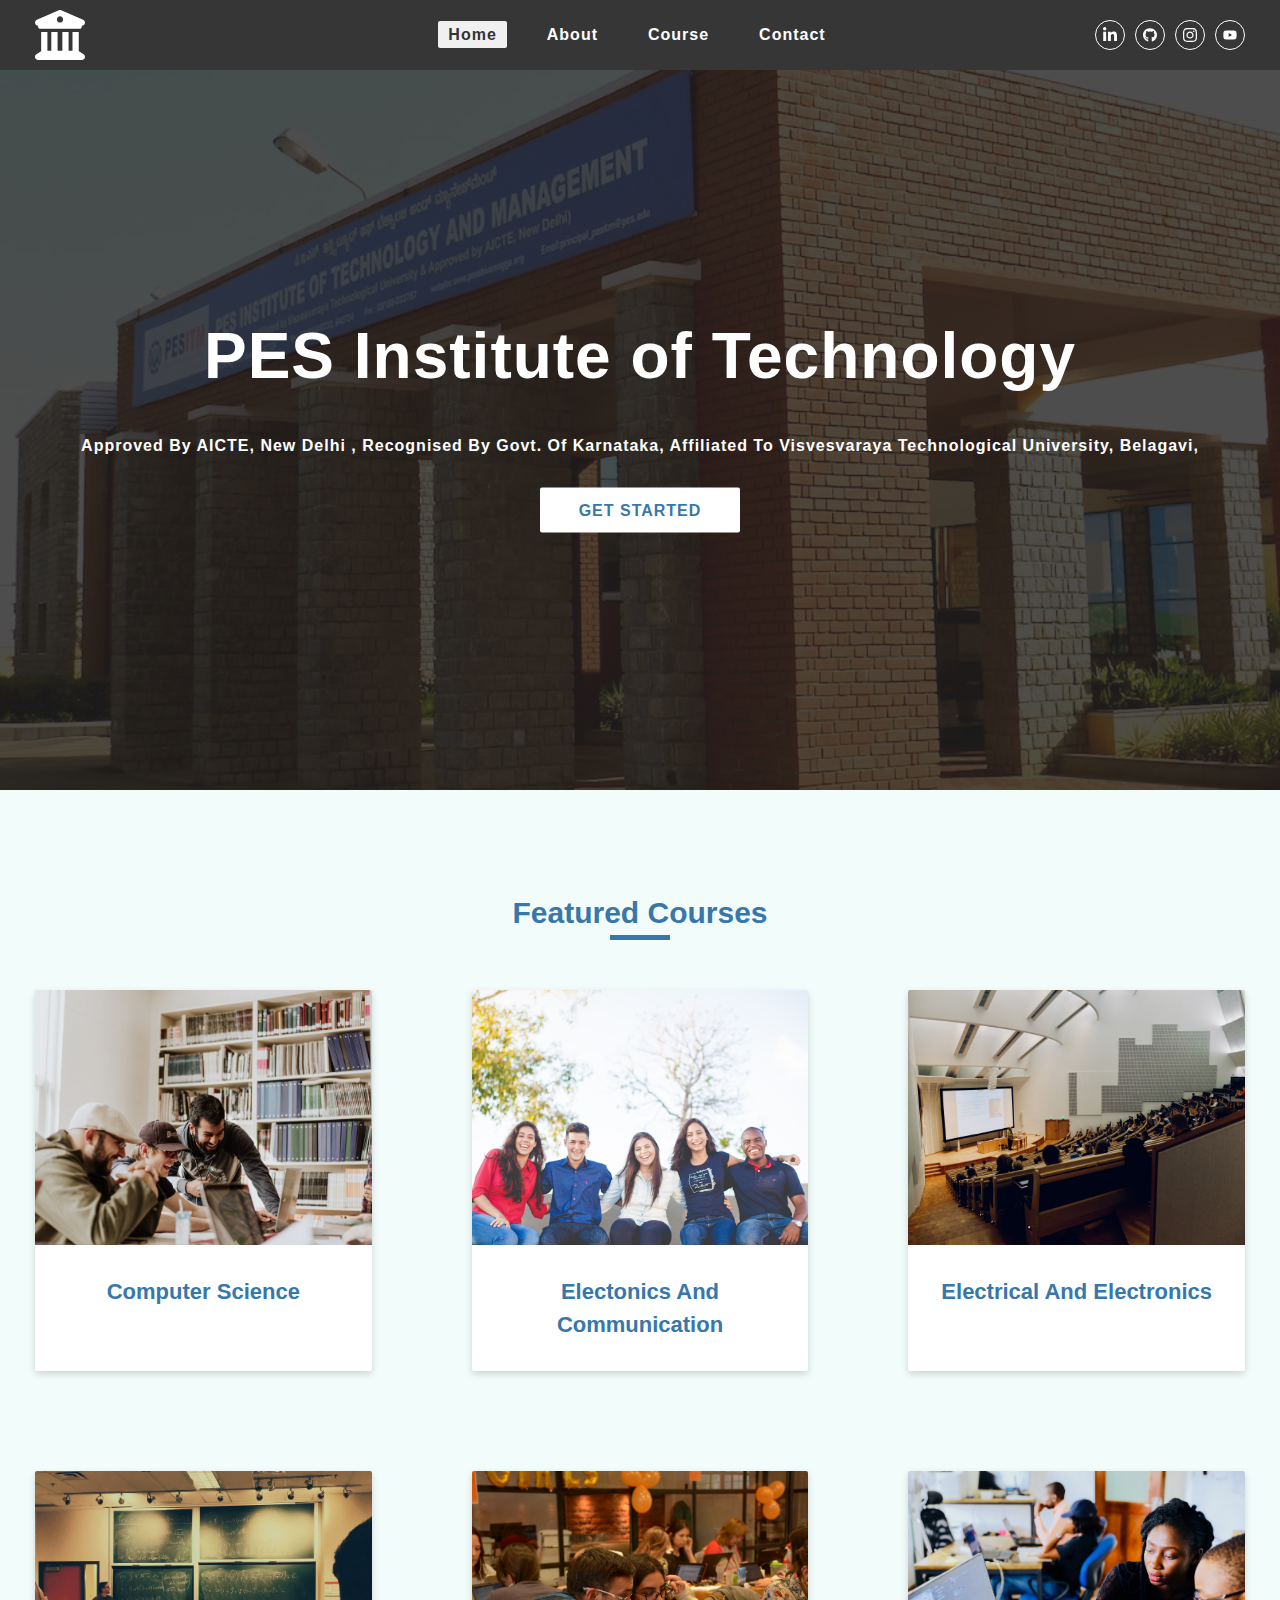
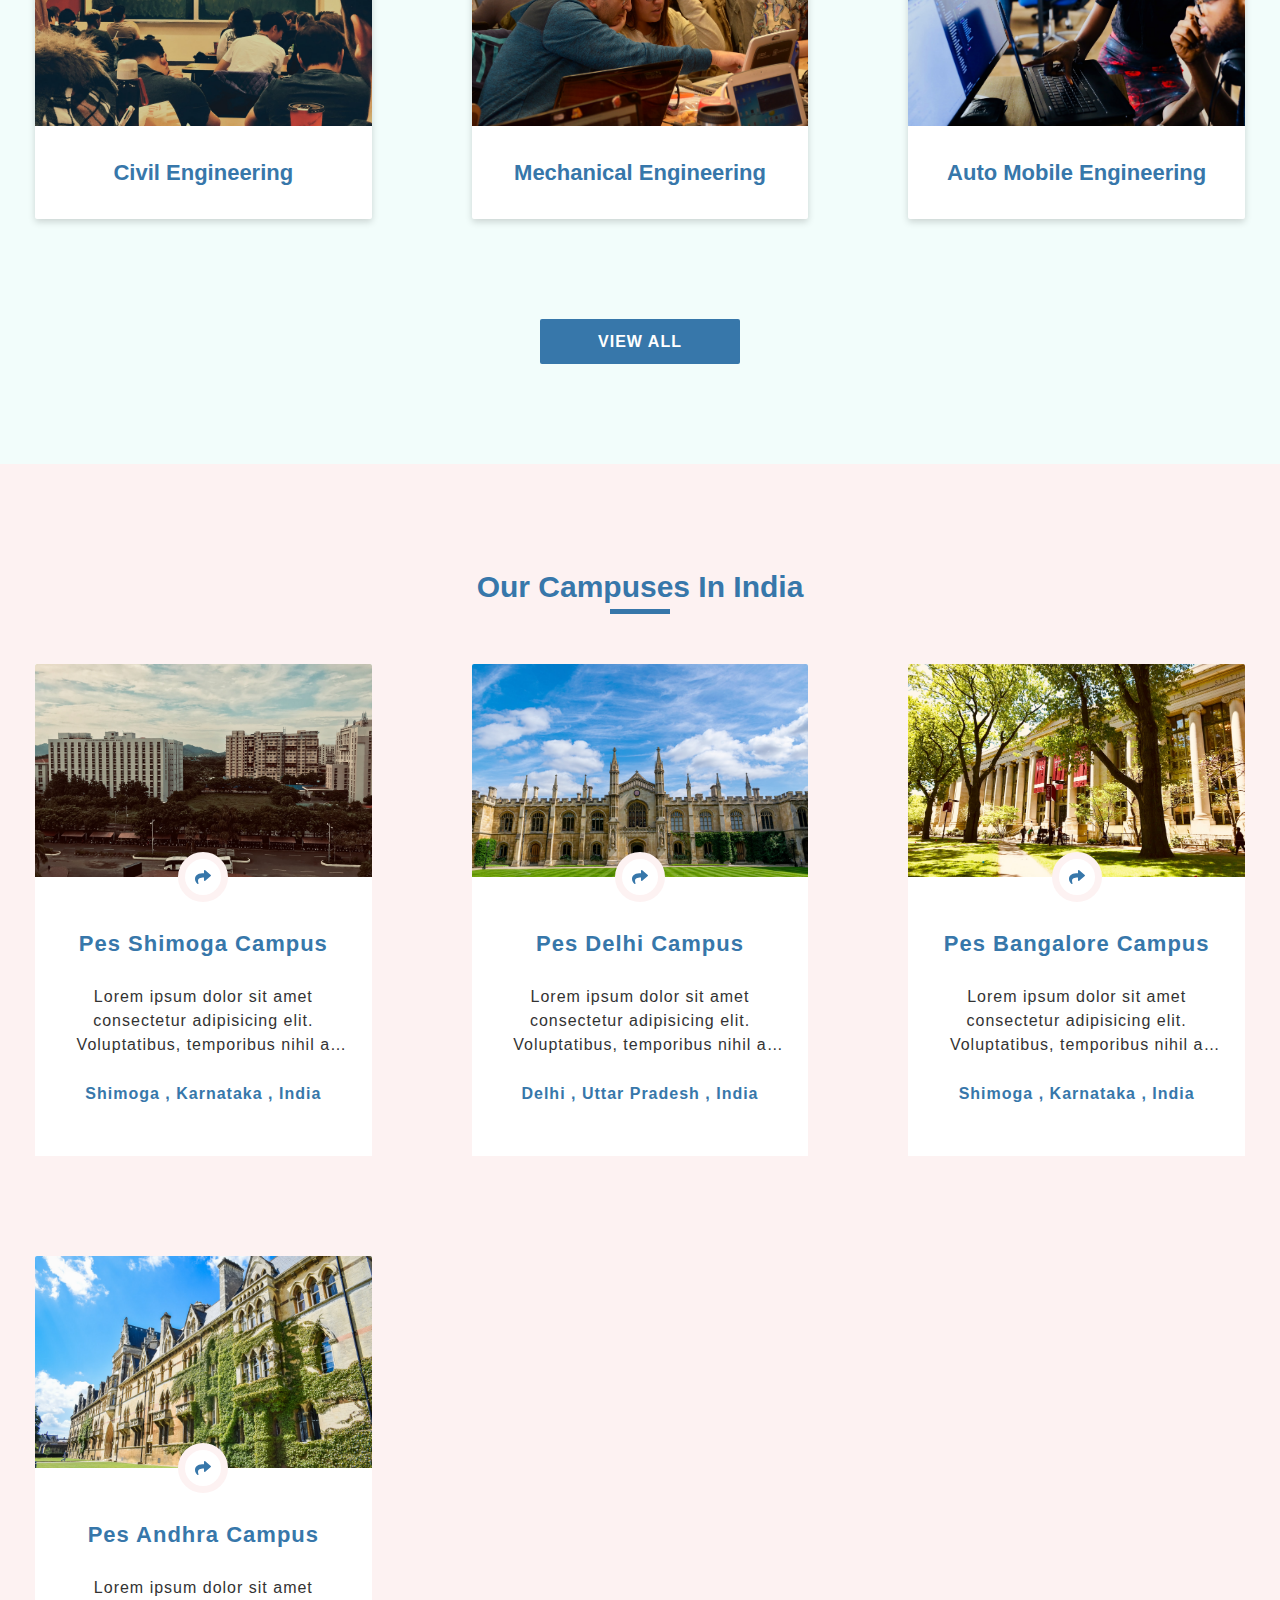
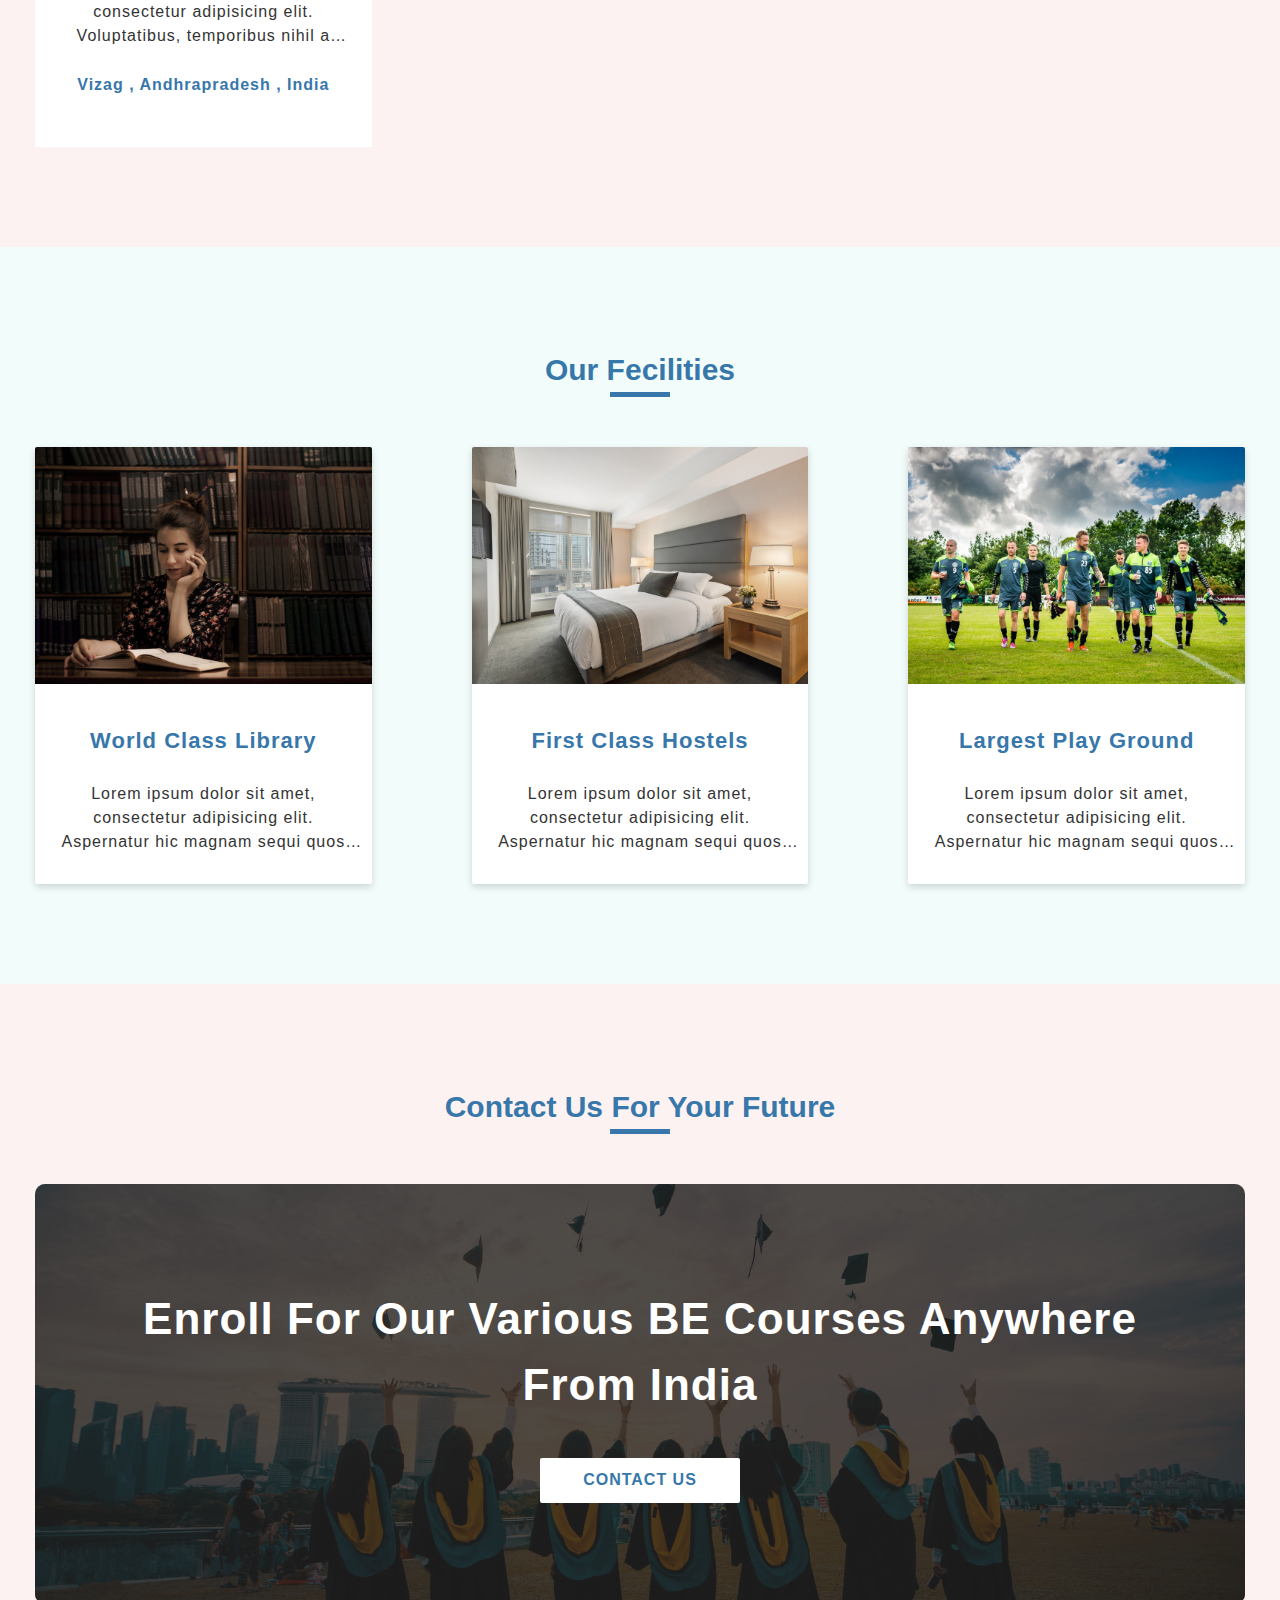
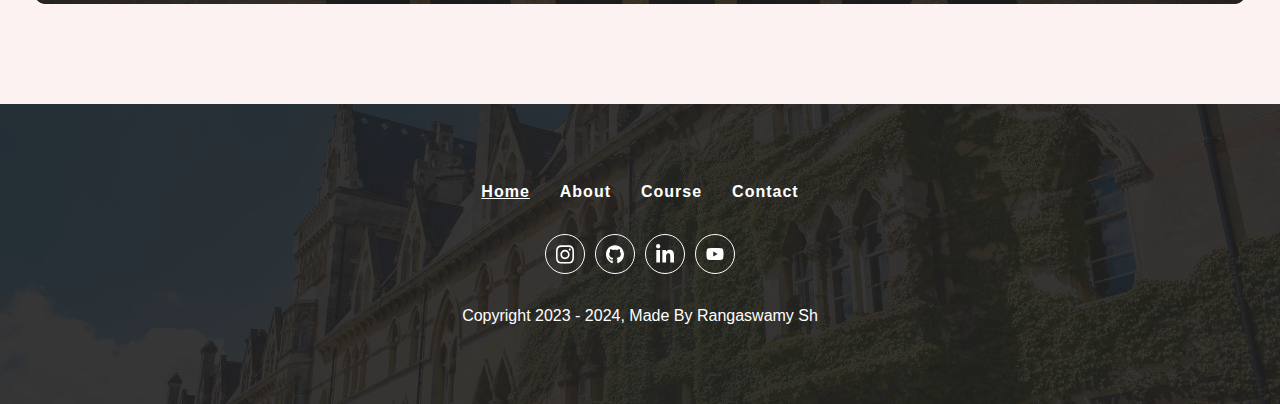
<file: index.html>
<!DOCTYPE html>
<html lang="en">
<head>
    <meta charset="UTF-8">
    <meta name="viewport" content="width=device-width, initial-scale=1.0">
    <title>PES institute of technology and management</title>
    <link rel="shortcut icon" href="/icons/university.svg" type="image/x-icon">
    <link rel="stylesheet" href="style.css">
    <link rel="stylesheet" href="./css/common.css">
    <link rel="stylesheet" href="/css/navbar.css">
    <link rel="stylesheet" href="/css/sidebar.css">
    <link rel="stylesheet" href="/css/footer.css">
    <link rel="stylesheet" href="/css/home.css">
    <link rel="stylesheet" href="/css/single-featured.css">
</head>
<body>
    <!-- navbar start-->
<nav class="nav-container">
 <div class="nav-center wrapper">
    <div class="logo-section">
    <a href="./">
     <img src="/icons/university.svg" alt="university logo">
    </a>
    </div>
    <div class="hamburger">
     <img src="/icons/bars.svg" alt="hamburger">
    </div>
    <div class="nav-links-main">
        <ul class="nav-links">
            <li><a href="./"class="nav-link active">home</a></li>
            <li><a href="./about.html"class="nav-link">about</a></li>
            <li><a href="./courses.html"class="nav-link">course</a></li>
            <li><a href="./contact.html"class="nav-link">contact</a></li>
        </ul>
    </div>
    <div class="nav-social-links-main">
        <ul class="nav-social-links">
            <li class="nav-social-link">
                <a href="#">
                <img src="/icons/linkedin.svg" alt="linkedin">
                </a>
            </li>
            <li class="nav-social-link">
                <a href="#">
                <img src="/icons/github.svg" alt="linkedin">
                </a>
            </li>
            <li class="nav-social-link">
                <a href="#">
                <img src="/icons/instagram.svg" alt="linkedin">
                </a>
            </li>
            <li class="nav-social-link">
                <a href="#">
                <img src="/icons/youtube.svg" alt="linkedin">
                </a>
            </li>
        </ul>
    </div>
 </div>
</nav>
<!-- navbar end -->
<!-- sidebar-section start -->
<aside class="sidebar-container">
    <div class="sidebar-center wrapper">
        <div class="side-header">
           <div class="logo-section">
            <a href="./">
                <img src="/icons/university.svg" alt="sidebar logo">
            </a>
           </div>
           <div class="close-button">
               <img src="/icons/close.svg" alt="close-btn">
           </div>
        </div>
    <div class="sidebar-content paddingTopMobile-fifty paddingTopDesktop-fifty">
        <div class="sidebar-links-main">
            <ul class="sidebar-links">
               <li><a href="./" class="sidebar-link active">home</a></li>
               <li><a href="./about.html" class="sidebar-link">about</a></li>
               <li><a href="./courses.html" class="sidebar-link">course</a></li>
               <li><a href="./contact.html" class="sidebar-link">contact</a></li>
            </ul>
        </div>
    </div>
    </div>
</aside>
<!-- sidebar-section end -->    
<!-- banner start -->
<div class="page-hero-container home-page">
    <div class="page-hero">
        <div class="hero-img-component">
            <div class="img-container">
                <img src="/assets/pesitm-banner.jpg" alt="university-banner">
            </div>
        </div>
        <div class="hero-box paddingTopMobile-thirty  paddingTopDesktop-thirty  paddingBottomDesktop-fifty paddingBottomMobile-fifty ">
            <div class="hero-content text-container wrapper">
                <h1 class="heading">PES Institute of Technology</h1>
                <p class="desc">Approved by AICTE, New Delhi , Recognised by Govt. of Karnataka, Affiliated to Visvesvaraya Technological University, Belagavi, </p>
                <div class="button-container">
                    <a href="/contact.html" class="button-primary-light home-button">get started</a>
                </div>
            </div>
        </div>
    </div>
</div>
<!-- banner end -->
<!-- featured courses start -->
<div class="featured-courses-container light-blue-background">
    <div class="featured-courses-center wrapper">
        <div class="section-tittle paddingTopDesktop-hundred paddingTopMobile-fifty
                                    paddingBottomMobile-fifty">
           <h3 class="tittle">featured courses</h3>
           <div class="underline"></div>
        </div>
        <section class="featured-courses paddingTopDesktop-fifty
                        paddingBottomDesktop-hundred paddingBottomMobile-fifty
                        three-column-layout">
        <!-- single course start -->
        <article class="single-course">
            <div class="img-container">
                <img src="/assets/course-1.jpeg" alt="course-1">
            </div>
         <div class="course-tittle">
            <p>computer science</p>
         </div>
        </article>
        <article class="single-course">
            <div class="img-container">
                <img src="/assets/course-2.jpeg" alt="course-1">
            </div>
         <div class="course-tittle">
            <p>electonics and communication</p>
         </div>
        </article>
        <article class="single-course">
            <div class="img-container">
                <img src="/assets/course-3.jpeg" alt="course-1">
            </div>
         <div class="course-tittle">
            <p>electrical and electronics</p>
         </div>
        </article>
        <article class="single-course">
            <div class="img-container">
                <img src="/assets/course-4.jpeg" alt="course-1">
            </div>
         <div class="course-tittle">
            <p>civil engineering</p>
         </div>
        </article>
        <article class="single-course">
            <div class="img-container">
                <img src="/assets/course-5.jpeg" alt="course-1">
            </div>
         <div class="course-tittle">
            <p>mechanical engineering</p>
         </div>
        </article>
        <article class="single-course">
            <div class="img-container">
                <img src="/assets/course-6.jpeg" alt="course-1">
            </div>
         <div class="course-tittle">
            <p>auto mobile engineering</p>
         </div>
        </article>
        <!-- single course end -->
        </section>
        <div class="paddingBottomMobile-fifty 
                     paddingBottomDesktop-hundred text-center">
                <a href="./courses.html" class="button-primary-dark">view all</a>
        </div>
    </div>
</div>
<!-- featured courses end -->
<!-- our campus start -->
<div class="our-campuses-container light-pink-background">
    <div class="our-campuses-center wrapper">
        <div class="section-tittle paddingTopDesktop-hundred paddingTopMobile-fifty">
            <h3 class="tittle">our campuses in india</h3>
            <div class="underline"></div>
        </div>
        <section class="our-campusese paddingTopDesktop-fifty paddingBottomDesktop-hundred
                                paddingTopMobile-fifty paddingBottomMobile-fifty 
                                three-column-layout">
        <!--single campus start  -->
        <article class="each-campus">
            <div class="img-container">
                <img src="./assets/campus-1.jpeg" alt="">
                <a href="#" class="share-icon">
                    <img src="./icons/share.svg" alt="">
                </a>
            </div>
            <div class="campus-info text-center">
                <h2 class="campus-tittle">pes shimoga campus</h2>
                <p class="desc">Lorem ipsum dolor sit amet consectetur adipisicing elit. Voluptatibus, temporibus nihil a molestiae cupiditate, perspiciatis ab necessitatibus veritatis id quae neque sunt deserunt voluptatum quos minus animi nam recusandae perferendis.</p>
                <h4 class="address">shimoga , karnataka , india</h4> 
            </div>
        </article>
        <!--single campus end  -->
          <!--single campus start  -->
          <article class="each-campus">
            <div class="img-container">
                <img src="./assets/campus-2.jpeg" alt="">
                <a href="#" class="share-icon">
                    <img src="./icons/share.svg" alt="">
                </a>
            </div>
            <div class="campus-info text-center">
                <h2 class="campus-tittle">pes delhi campus</h2>
                <p class="desc">Lorem ipsum dolor sit amet consectetur adipisicing elit. Voluptatibus, temporibus nihil a molestiae cupiditate, perspiciatis ab necessitatibus veritatis id quae neque sunt deserunt voluptatum quos minus animi nam recusandae perferendis.</p>
                <h4 class="address">delhi , uttar pradesh , india</h4> 
            </div>
        </article>
        <!--single campus end  -->
          <!--single campus start  -->
          <article class="each-campus">
            <div class="img-container">
                <img src="./assets/campus-3.jpeg" alt="">
                <a href="#" class="share-icon">
                    <img src="./icons/share.svg" alt="">
                </a>
            </div>
            <div class="campus-info text-center">
                <h2 class="campus-tittle">pes bangalore campus</h2>
                <p class="desc">Lorem ipsum dolor sit amet consectetur adipisicing elit. Voluptatibus, temporibus nihil a molestiae cupiditate, perspiciatis ab necessitatibus veritatis id quae neque sunt deserunt voluptatum quos minus animi nam recusandae perferendis.</p>
                <h4 class="address">shimoga , karnataka , india</h4> 
            </div>
        </article>
        <!--single campus end  -->
          <!--single campus start  -->
          <article class="each-campus">
            <div class="img-container">
                <img src="./assets/campus-4.jpeg" alt="">
                <a href="#" class="share-icon">
                    <img src="./icons/share.svg" alt="">
                </a>
            </div>
            <div class="campus-info text-center">
                <h2 class="campus-tittle">pes andhra campus</h2>
                <p class="desc">Lorem ipsum dolor sit amet consectetur adipisicing elit. Voluptatibus, temporibus nihil a molestiae cupiditate, perspiciatis ab necessitatibus veritatis id quae neque sunt deserunt voluptatum quos minus animi nam recusandae perferendis.</p>
                <h4 class="address">vizag , andhrapradesh , india</h4> 
            </div>
        </article>
        <!--single campus end  -->  
        </section>
    </div>
</div>
<!-- our campus end -->
<!-- fecilities section start -->
<div class="our-fecilities-container light-blue-background">
    <div class="our-fecilities-center wrapper">
        <div class="section-tittle paddingTopDesktop-hundred
                                   paddingTopMobile-fifty">
        <h3 class="tittle">our fecilities</h3>
        <div class="underline"></div>
       </div>
       <section class="our-fecilities paddingTopDesktop-fifty paddingBottomDesktop-hundred
                                      paddingTopMobile-fifty paddingBottomMobile-fifty three-column-layout">
        <!-- single fecility start -->
        <article class="each-fecility">
            <div class="img-container">
                <img src="/assets/facility-1.jpeg" alt="">
            </div>
            <div class="fecility-info paddingTopDesktop-fourty  paddingBottomDesktop-thirty
                                      paddingTopMobile-thirty  paddingBottomMobile-thirty text-center">
                 <h3 class="fecility-tittle">world class library</h3>
                 <p class="fecility-des">Lorem ipsum dolor sit amet, consectetur adipisicing elit. Aspernatur hic magnam sequi quos quas mollitia voluptate eveniet? Iusto, deleniti. Quia!</p>
            </div>
        </article>
        <!-- single fecility end -->
         <!-- single fecility start -->
         <article class="each-fecility">
            <div class="img-container">
                <img src="/assets/facility-2.jpeg" alt="">
            </div>
            <div class="fecility-info paddingTopDesktop-fourty  paddingBottomDesktop-thirty
                                      paddingTopMobile-thirty  paddingBottomMobile-thirty text-center">
                 <h3 class="fecility-tittle"> first class hostels</h3>
                 <p class="fecility-des">Lorem ipsum dolor sit amet, consectetur adipisicing elit. Aspernatur hic magnam sequi quos quas mollitia voluptate eveniet? Iusto, deleniti. Quia!</p>
            </div>
        </article>
        <!-- single fecility end -->
         <!-- single fecility start -->
         <article class="each-fecility">
            <div class="img-container">
                <img src="/assets/facility-3.jpeg" alt="">
            </div>
            <div class="fecility-info paddingTopDesktop-fourty  paddingBottomDesktop-thirty
                                      paddingTopMobile-thirty  paddingBottomMobile-thirty text-center">
                 <h3 class="fecility-tittle">largest play ground</h3>
                 <p class="fecility-des">Lorem ipsum dolor sit amet, consectetur adipisicing elit. Aspernatur hic magnam sequi quos quas mollitia voluptate eveniet? Iusto, deleniti. Quia!</p>
            </div>
        </article>
        <!-- single fecility end -->
       </section>
    </div>
</div>
<!-- fecilities section end -->
<!-- contact promation section start -->
<div class="contact-promotion-container light-pink-background">
    <div class="contact-promotion-center wrapper">
        <div class="section-tittle paddingTopDesktop-hundred paddingTopMobile-fifty">
            <h3 class="tittle">contact us for your future</h3>
            <div class="underline"></div>
        </div>
        <section class="contact-promotion paddingTopDesktop-fifty paddingTopMobile-fifty
                        paddingBottomDesktop-hundred paddingBottomMobile-fifty">
            <div class="contact-promo-img">
                <img src="/assets/contact-promotion.jpeg" alt="">
                <div class="contact-info-container text-center text-container">
                  <h2 class="contact-heading">enroll for our various BE courses anywhere from india</h2>
                  <a href="./contact.html" class="button-primary-light"> contact us</a>
                </div>
            </div>
        </section>
    </div>
</div>
<!-- contact promation section end -->
<!-- footer start -->
<footer class="footer-container">
    <div class="footer-center wrapper">
        <div class="footer-links-main">
            <ul class="footer-links">
              <li><a href="./" class="footer-link active">home</a></li>
              <li><a href="./about.html" class="footer-link">about</a></li>
              <li><a href="./courses.html" class="footer-link">course</a></li>
              <li><a href="./contact.html" class="footer-link">contact</a></li>
            </ul>
        </div>
        <div class="social-links-main">
            <ul class="social-links">
                <li class="social-link"><img src="/icons/instagram.svg" alt=""></li>
                <li class="social-link"><img src="/icons/github.svg" alt=""></li>
                <li class="social-link"><img src="/icons/linkedin.svg" alt=""></li>
                <li class="social-link"><img src="/icons/youtube.svg" alt=""></li>
            </ul>
        </div>
        <div class="footer-copy-right">
            <p>copyright 2023 - <span class="copyright-date">2024</span>, made by rangaswamy sh</p>
        </div>
    </div>
</footer>
<!-- footer end -->
<script src="./js/app.js"></script>
</body>
</html>
</file>
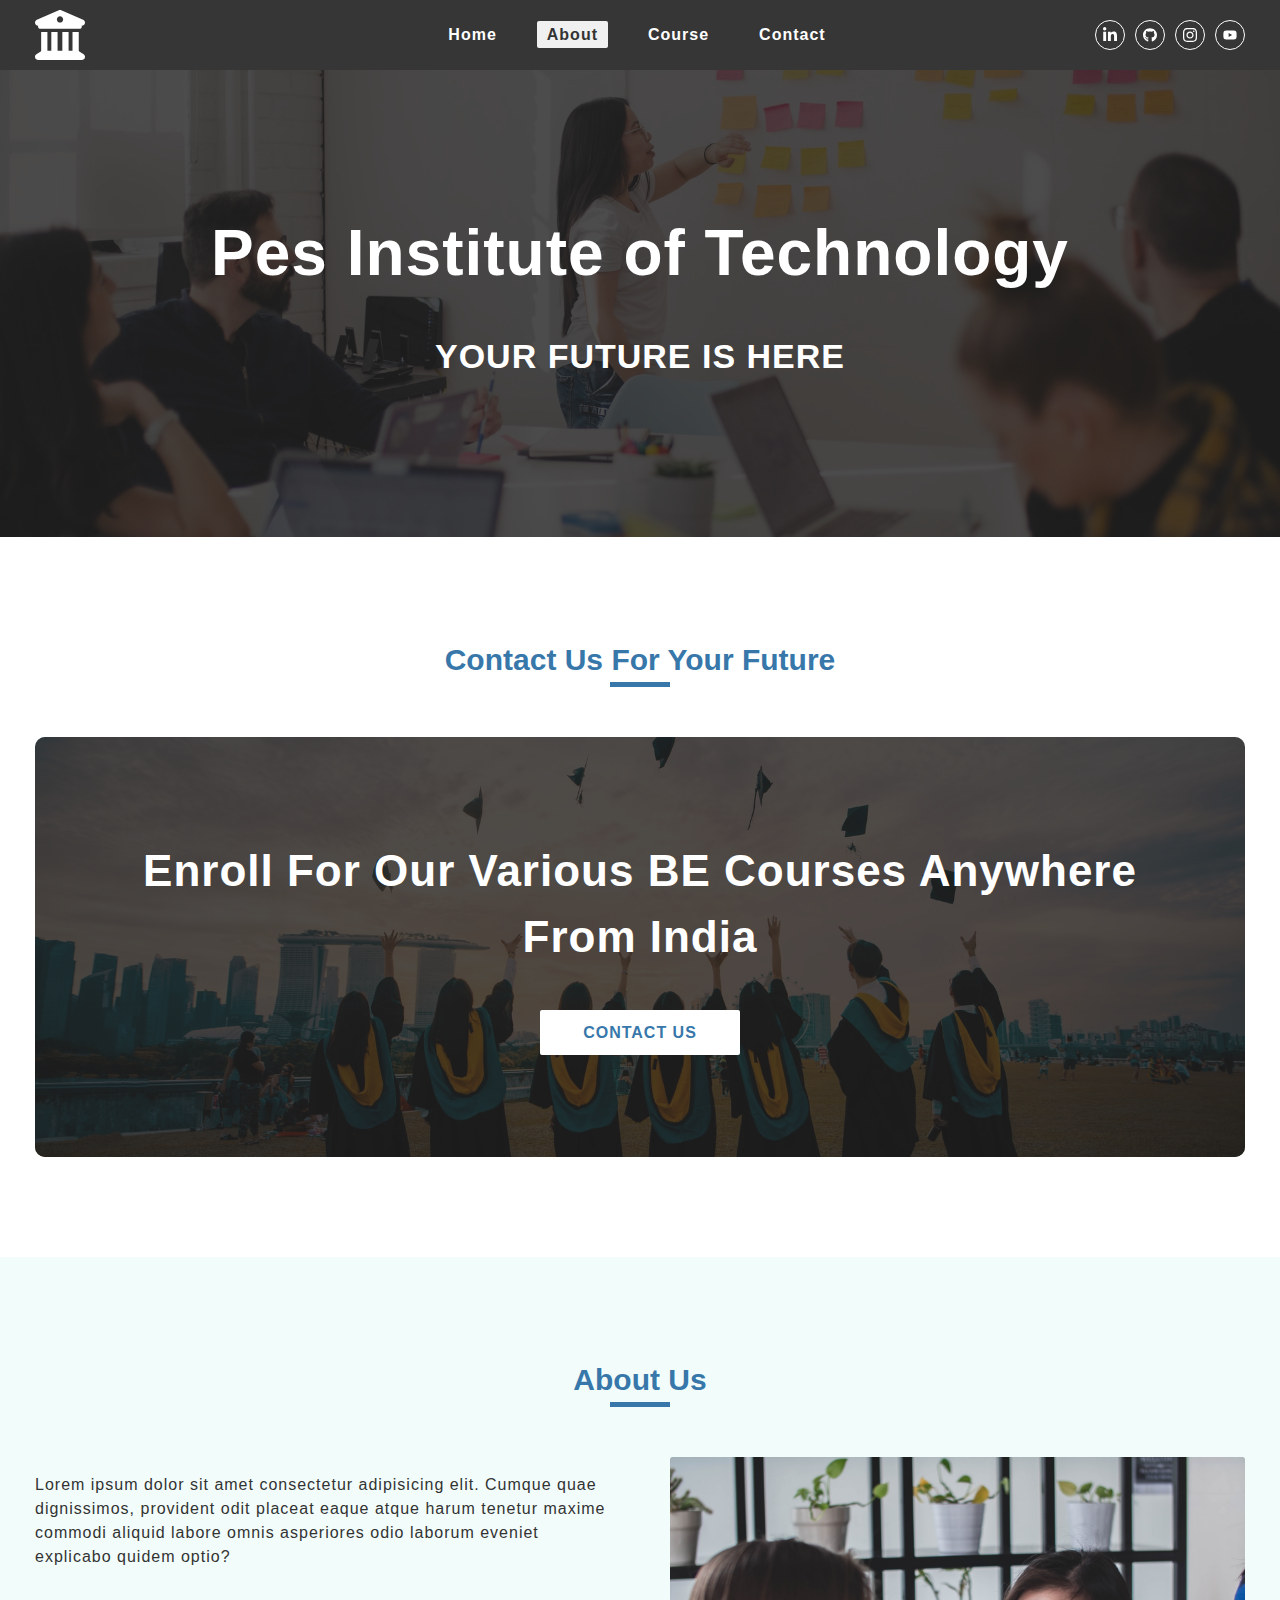
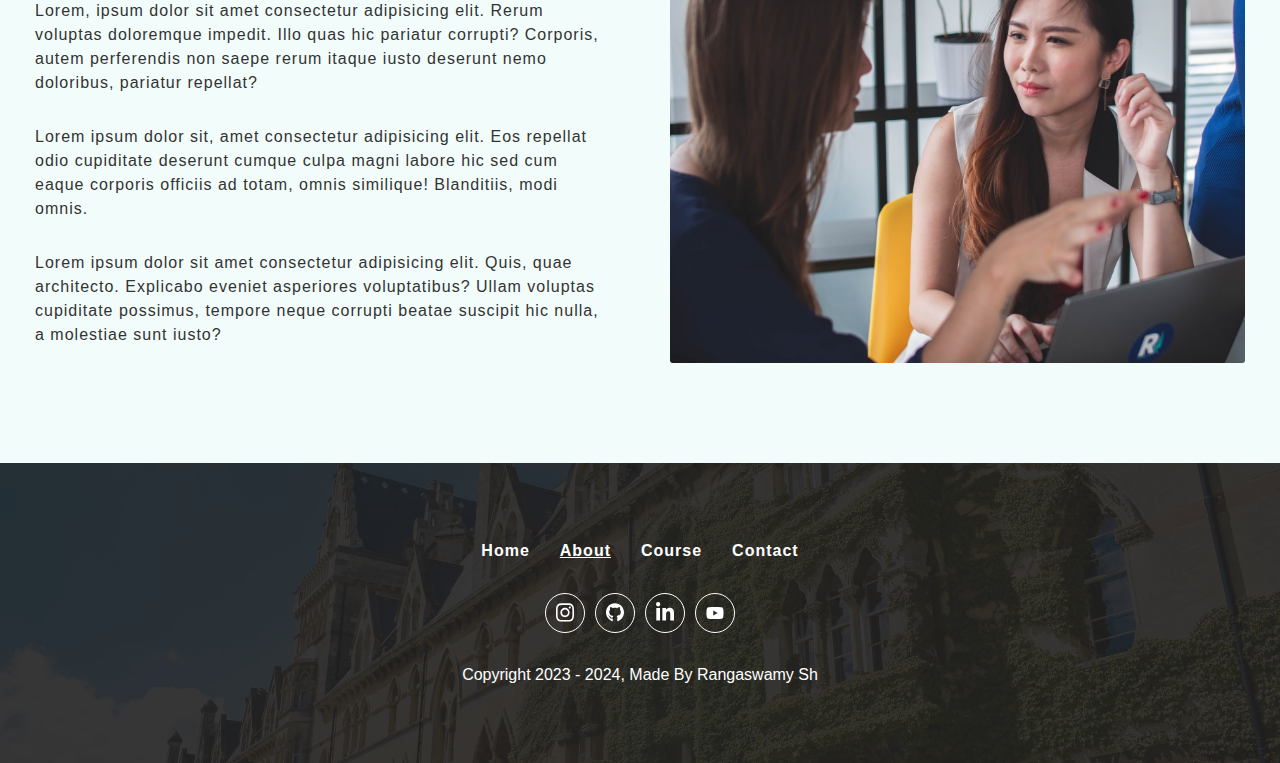
<file: about.html>
<!DOCTYPE html>
<html lang="en">
<head>
    <meta charset="UTF-8">
    <meta name="viewport" content="width=device-width, initial-scale=1.0">
    <title>PES institute of technology and management</title>
    <link rel="shortcut icon" href="/icons/university.svg" type="image/x-icon">
    <link rel="stylesheet" href="style.css">
    <link rel="stylesheet" href="./css/common.css">
    <link rel="stylesheet" href="/css/navbar.css">
    <link rel="stylesheet" href="/css/sidebar.css">
    <link rel="stylesheet" href="/css/footer.css">
    <link rel="stylesheet" href="/css/single-featured.css">
</head>
<body>
    <!-- navbar start-->
<nav class="nav-container sticky-na">
 <div class="nav-center wrapper">
    <div class="logo-section">
    <a href="./">
     <img src="/icons/university.svg" alt="university logo">
    </a>
    </div>
    <div class="hamburger">
     <img src="/icons/bars.svg" alt="hamburger">
    </div>
    <div class="nav-links-main">
        <ul class="nav-links">
            <li><a href="./"class="nav-link">home</a></li>
            <li><a href="./about.html"class="nav-link active">about</a></li>
            <li><a href="./courses.html"class="nav-link">course</a></li>
            <li><a href="./contact.html"class="nav-link">contact</a></li>
        </ul>
    </div>
    <div class="nav-social-links-main">
        <ul class="nav-social-links">
            <li class="nav-social-link">
                <a href="#">
                <img src="/icons/linkedin.svg" alt="linkedin">
                </a>
            </li>
            <li class="nav-social-link">
                <a href="#">
                <img src="/icons/github.svg" alt="linkedin">
                </a>
            </li>
            <li class="nav-social-link">
                <a href="#">
                <img src="/icons/instagram.svg" alt="linkedin">
                </a>
            </li>
            <li class="nav-social-link">
                <a href="#">
                <img src="/icons/youtube.svg" alt="linkedin">
                </a>
            </li>
        </ul>
    </div>
 </div>
</nav>
<!-- navbar end -->
<!-- sidebar-section start -->
<aside class="sidebar-container">
    <div  iv class="sidebar-center wrapper">
        <div class="side-header ">
           <div class="logo-section">
            <a href="./">
                <img src="/icons/university.svg" alt="sidebar logo">
            </a>
           </div>
           <div class="close-button">
               <img src="/icons/close.svg" alt="close btn">
           </div>
        </div>
    <div class="sidebar-content paddingTopMobile-fifty paddingTopDesktop-fifty">
        <div class="sidebar-links-main">
            <ul class="sidebar-links">
               <li><a href="./" class="sidebar-link">home</a></li>
               <li><a href="./about.html" class="sidebar-link active">about</a></li>
               <li><a href="./courses.html" class="sidebar-link">course</a></li>
               <li><a href="./contact.html" class="sidebar-link">contact</a></li>
            </ul>
        </div>
    </div>
    </div>
</aside>
<!-- sidebar-section end -->
<!-- banner start -->
<div class="page-hero-container">
    <div class="page-hero">
        <div class="hero-img-component">
            <div class="img-container">
                <img src="/assets/about-banner.jpeg" alt="university-banner">
            </div>
        </div>
        <div class="hero-box paddingTopMobile-thirty  paddingTopDesktop-thirty  paddingBottomDesktop-fifty paddingBottomMobile-fifty ">
            <div class="hero-content text-container wrapper">
                <h1 class="heading">Pes Institute of Technology</h1>
                <p class="small-heading">your future is here</p>
            </div>
        </div>
    </div>
</div>
<!-- banner end -->
<!-- contact promation section start -->
<div class="contact-promotion-container light-pink-baground">
    <div class="contact-promotion-center wrapper">
        <div class="section-tittle paddingTopDesktop-hundred paddingTopMobile-fifty">
            <h3 class="tittle">contact us for your future</h3>
            <div class="underline"></div>
        </div>
        <section class="contact-promotion paddingTopDesktop-fifty paddingTopMobile-fifty
                        paddingBottomDesktop-hundred paddingBottomMobile-fifty">
            <div class="contact-promo-img">
                <img src="/assets/contact-promotion.jpeg" alt="">
                <div class="contact-info-container text-center text-container">
                  <h2 class="contact-heading">enroll for our various BE courses anywhere from india</h2>
                  <a href="./contact.html" class="button-primary-light"> contact us</a>
                </div>
            </div>
        </section>
    </div>
</div>
<!-- contact promation section end -->
<!-- single featured container start -->
<div class="single-featured-container reverse-content light-blue-background">
    <div class="single-featured-container wrapper">
        <div class="section-tittle paddingTopDesktop-hundred paddingTopMobile-fifty">
            <div class="tittle">about us</div>
            <div class="underline"></div>
        </div>
        <div class="single-featured paddingTopDesktop-fifty paddingBottomDesktop-hundred
                                     paddingTopMobile-fifty paddingBottomMobile-fifty">
        <div class="img-component single-featured-img paddingBottomMobile-fifty">
            <img src="/assets/about-section.jpeg" alt="">
        </div>
        <div class="single-featured-text-component">
            <div class="featured-center">
                <div class="about-info">
                    <p>Lorem ipsum dolor sit amet consectetur adipisicing elit. Cumque quae dignissimos, provident odit placeat eaque atque harum tenetur maxime commodi aliquid labore omnis asperiores odio laborum eveniet explicabo quidem optio?</p>
                    <p>Lorem, ipsum dolor sit amet consectetur adipisicing elit. Rerum voluptas doloremque impedit. Illo quas hic pariatur corrupti? Corporis, autem perferendis non saepe rerum itaque iusto deserunt nemo doloribus, pariatur repellat?</p>
                    <p>Lorem ipsum dolor sit, amet consectetur adipisicing elit. Eos repellat odio cupiditate deserunt cumque culpa magni labore hic sed cum eaque corporis officiis ad totam, omnis similique! Blanditiis, modi omnis.</p>
                    <p>Lorem ipsum dolor sit amet consectetur adipisicing elit. Quis, quae architecto. Explicabo eveniet asperiores voluptatibus? Ullam voluptas cupiditate possimus, tempore neque corrupti beatae suscipit hic nulla, a molestiae sunt iusto?</p>
                </div>
            </div>
        </div>
        </div>
    </div>
</div>
<!-- single featured container end -->
<!-- footer start -->
<footer class="footer-container">
    <div class="footer-center wrapper">
        <div class="footer-links-main">
            <ul class="footer-links">
              <li><a href="./" class="footer-link">home</a></li>
              <li><a href="./about.html" class="footer-link active">about</a></li>
              <li><a href="./courses.html" class="footer-link">course</a></li>
              <li><a href="./contact.html" class="footer-link">contact</a></li>
            </ul>
        </div>
        <div class="social-links-main">
            <ul class="social-links">
                <li class="social-link"><img src="/icons/instagram.svg" alt=""></li>
                <li class="social-link"><img src="/icons/github.svg" alt=""></li>
                <li class="social-link"><img src="/icons/linkedin.svg" alt=""></li>
                <li class="social-link"><img src="/icons/youtube.svg" alt=""></li>
            </ul>
        </div>
        <div class="footer-copy-right">
            <p>copyright 2023 - <span class="copyright-date">2024</span>, made by rangaswamy sh</p>
        </div>
    </div>
</footer>
<!-- footer end -->
<script src="./js/app.js"></script>
</body>
</html>
</file>
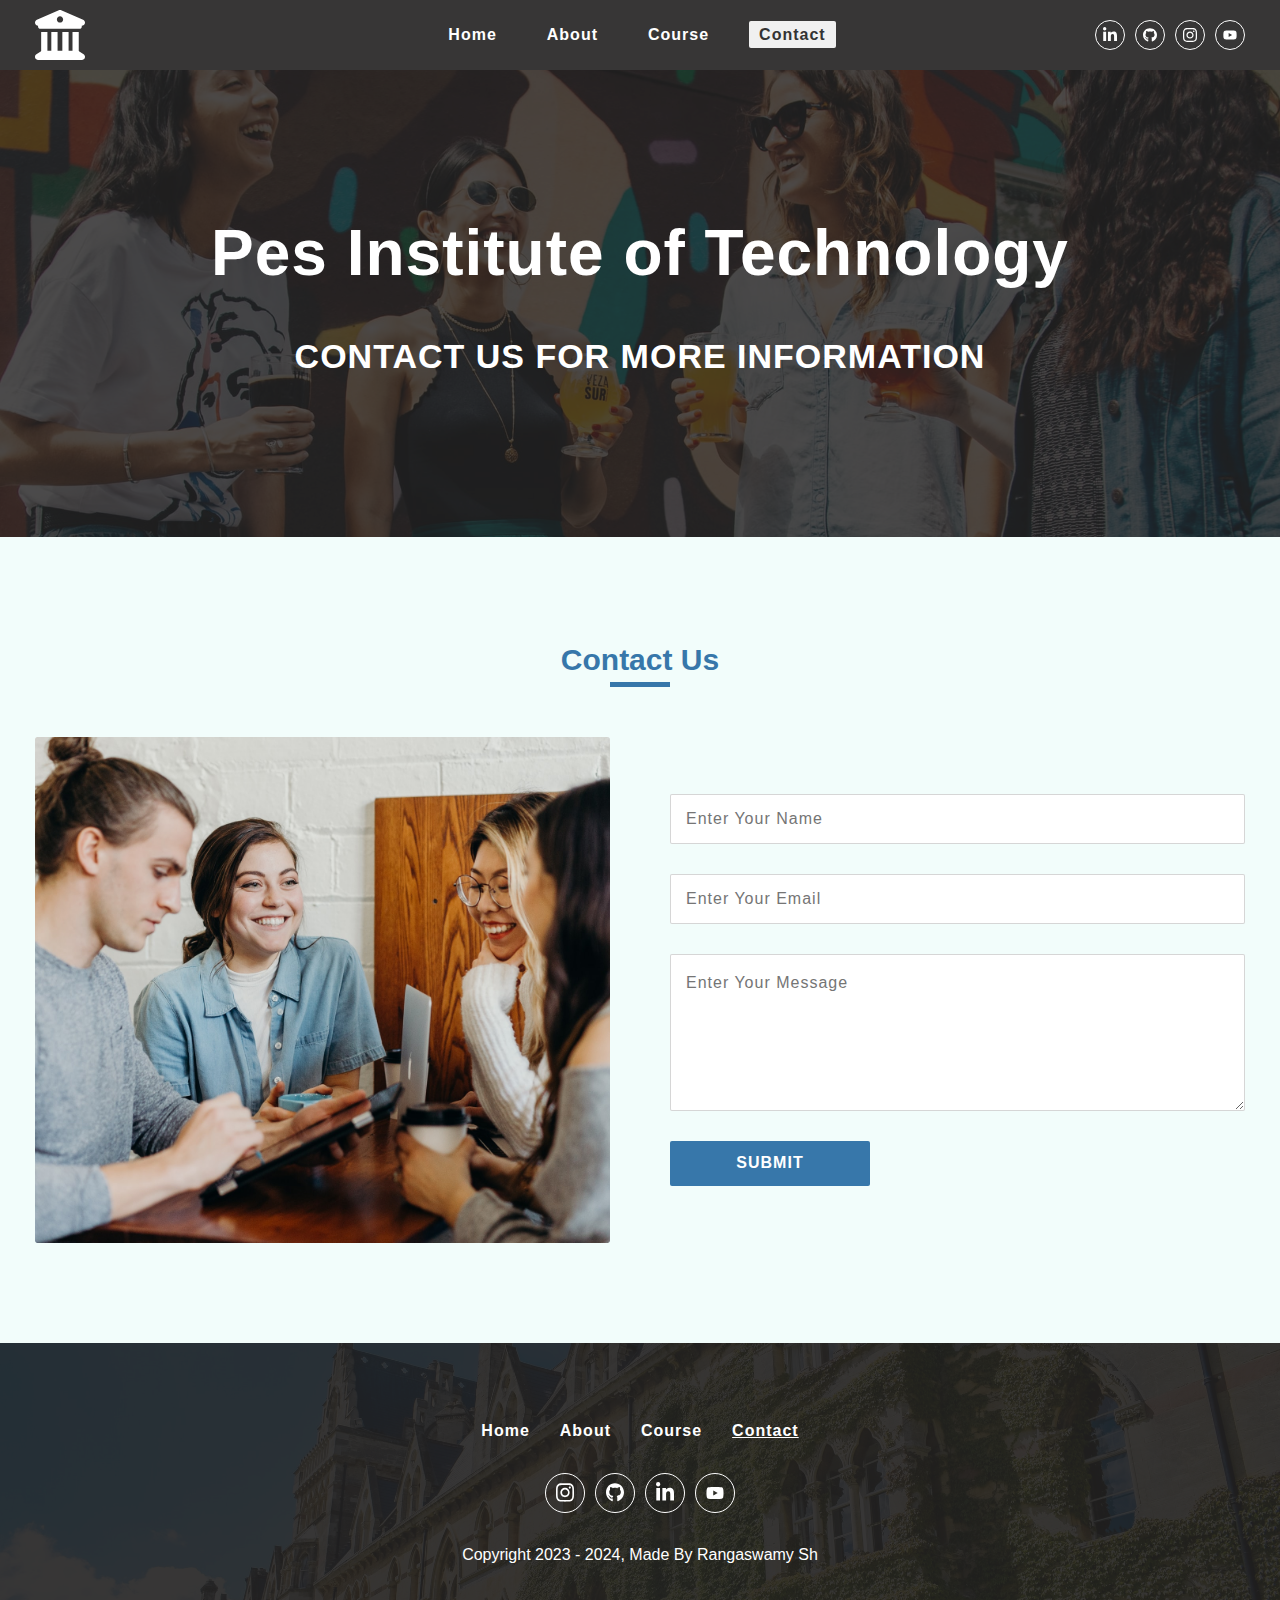
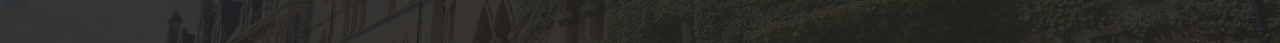
<file: contact.html>
<!DOCTYPE html>
<html lang="en">
<head>
    <meta charset="UTF-8">
    <meta name="viewport" content="width=device-width, initial-scale=1.0">
    <title>PES institute of technology and management</title>
    <link rel="shortcut icon" href="/icons/university.svg" type="image/x-icon">
    <link rel="stylesheet" href="style.css">
    <link rel="stylesheet" href="./css/common.css">
    <link rel="stylesheet" href="/css/navbar.css">
    <link rel="stylesheet" href="/css/sidebar.css">
    <link rel="stylesheet" href="/css/footer.css">
    <link rel="stylesheet" href="/css/single-featured.css">
    </head>
<body>
    <!-- navbar start-->
<nav class="nav-container sticky-na">
 <div class="nav-center wrapper">
    <div class="logo-section">
    <a href="./">
     <img src="/icons/university.svg" alt="university logo">
    </a>
    </div>
    <div class="hamburger">
     <img src="/icons/bars.svg" alt="hamburger">
    </div>
    <div class="nav-links-main">
        <ul class="nav-links">
            <li><a href="./"class="nav-link">home</a></li>
            <li><a href="./about.html"class="nav-link ">about</a></li>
            <li><a href="./courses.html"class="nav-link ">course</a></li>
            <li><a href="./contact.html"class="nav-link active">contact</a></li>
        </ul>
    </div>
    <div class="nav-social-links-main">
        <ul class="nav-social-links">
            <li class="nav-social-link">
                <a href="#">
                <img src="/icons/linkedin.svg" alt="linkedin">
                </a>
            </li>
            <li class="nav-social-link">
                <a href="#">
                <img src="/icons/github.svg" alt="linkedin">
                </a>
            </li>
            <li class="nav-social-link">
                <a href="#">
                <img src="/icons/instagram.svg" alt="linkedin">
                </a>
            </li>
            <li class="nav-social-link">
                <a href="#">
                <img src="/icons/youtube.svg" alt="linkedin">
                </a>
            </li>
        </ul>
    </div>
 </div>
</nav>
<!-- navbar end -->
<!-- sidebar-section start -->
<aside class="sidebar-container">
    <div  iv class="sidebar-center wrapper">
        <div class="side-header ">
           <div class="logo-section">
            <a href="./">
                <img src="/icons/university.svg" alt="sidebar logo">
            </a>
           </div>
           <div class="close-button">
               <img src="/icons/close.svg" alt="close btn">
           </div>
        </div>
    <div class="sidebar-content paddingTopMobile-fifty paddingTopDesktop-fifty">
        <div class="sidebar-links-main">
            <ul class="sidebar-links">
               <li><a href="./" class="sidebar-link">home</a></li>
               <li><a href="./about.html" class="sidebar-link">about</a></li>
               <li><a href="./courses.html" class="sidebar-link">course</a></li>
               <li><a href="./contact.html" class="sidebar-link active">contact</a></li>
            </ul>
        </div>
    </div>
    </div>
</aside>
<!-- sidebar-section end -->
<!-- banner start -->
<div class="page-hero-container">
    <div class="page-hero">
        <div class="hero-img-component">
            <div class="img-container">
                <img src="/assets/contact-banner.jpeg" alt="university-banner">
            </div>
        </div>
        <div class="hero-box paddingTopMobile-thirty  paddingTopDesktop-thirty  paddingBottomDesktop-fifty paddingBottomMobile-fifty ">
            <div class="hero-content text-container wrapper">
                <h1 class="heading">Pes Institute of Technology</h1>
                <p class="small-heading">CONTACT US FOR MORE INFORMATION</p>
            </div>
        </div>
    </div>
</div>
<!-- banner end -->
<div class="single-featured-container light-blue-background">
    <div class="single-featured-container wrapper">
        <div class="section-tittle paddingTopDesktop-hundred paddingTopMobile-fifty">
            <h3 class="tittle">contact us</h3>
            <div class="underline"></div>
        </div>
        <div class="single-featured paddingTopDesktop-fifty paddingBottomDesktop-hundred
                                    paddingTopMobile-fifty paddingBottomMobile-fifty">
            <div class="img-component single-featured-img paddingBottomMobile-fifty">
                <img src="/assets/contact-section.jpeg" alt="">
            </div>
            <div class="single-featured-text-component">
                <div class="featured-center">
                    <div class="about-info">
                        <form class="contact-us-form">
                            <input type="text" name="name" id="name" class="primary-input full-width-desktop full-width-mobile" placeholder="enter your name">
                            <input type="email" name="name" id="name" class="primary-input full-width-desktop full-width-mobile" placeholder="enter your email">
                            <textarea name="" id="" cols="30" rows="5" class="primary-textarea full-width-desktop full-width-mobile" placeholder="enter your message"></textarea>
                            <button class="button-primary-dark full-width-mobile">submit</button>
                        </form>
                    </div>
                </div>
            </div>
        </div>
    </div>
</div>

<!-- footer start -->
<footer class="footer-container">
    <div class="footer-center wrapper">
        <div class="footer-links-main">
            <ul class="footer-links">
              <li><a href="./" class="footer-link">home</a></li>
              <li><a href="./about.html" class="footer-link">about</a></li>
              <li><a href="./courses.html" class="footer-link">course</a></li>
              <li><a href="./contact.html" class="footer-link active">contact</a></li>
            </ul>
        </div>
        <div class="social-links-main">
            <ul class="social-links">
                <li class="social-link"><img src="/icons/instagram.svg" alt=""></li>
                <li class="social-link"><img src="/icons/github.svg" alt=""></li>
                <li class="social-link"><img src="/icons/linkedin.svg" alt=""></li>
                <li class="social-link"><img src="/icons/youtube.svg" alt=""></li>
            </ul>
        </div>
        <div class="footer-copy-right">
            <p>copyright 2023 - <span class="copyright-date">2024</span>, made by rangaswamy sh</p>
        </div>
    </div>
</footer>
<!-- footer end -->
<script src="./js/app.js"></script>
</body>
</html>
</file>
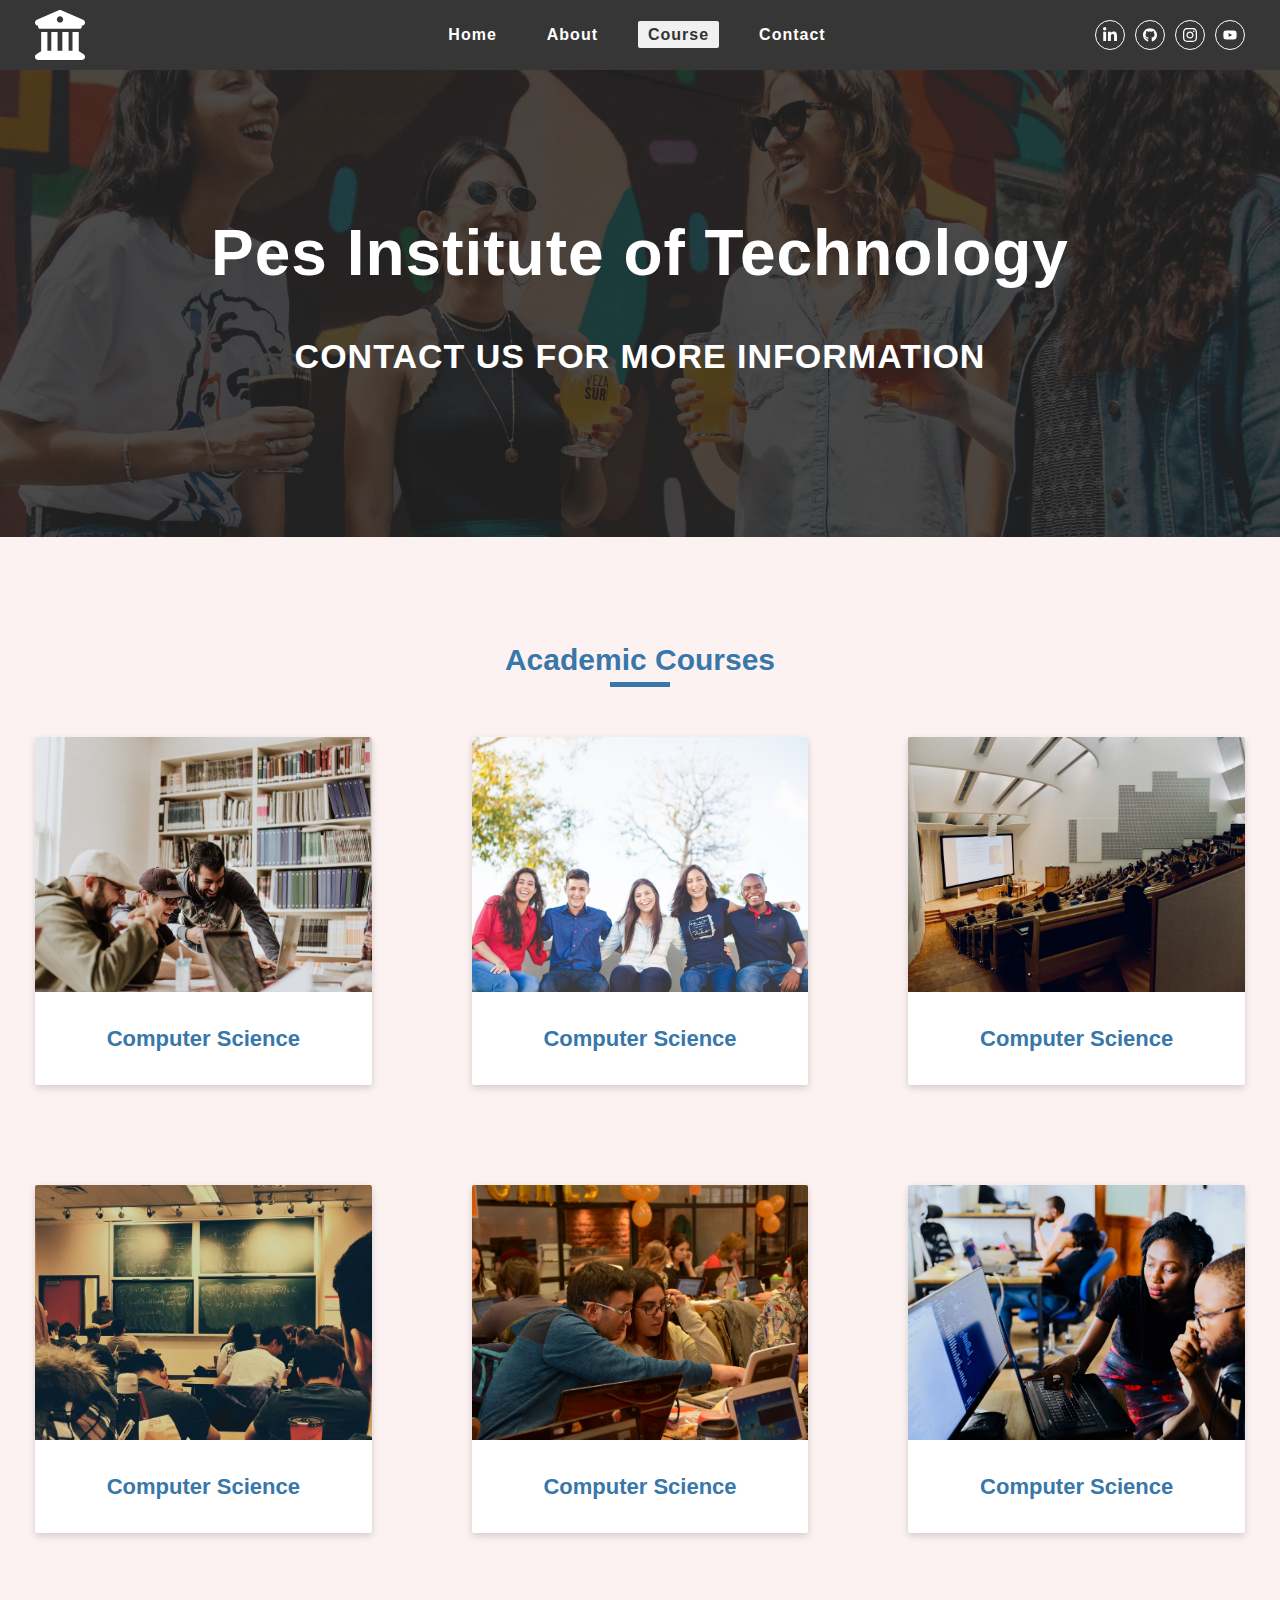
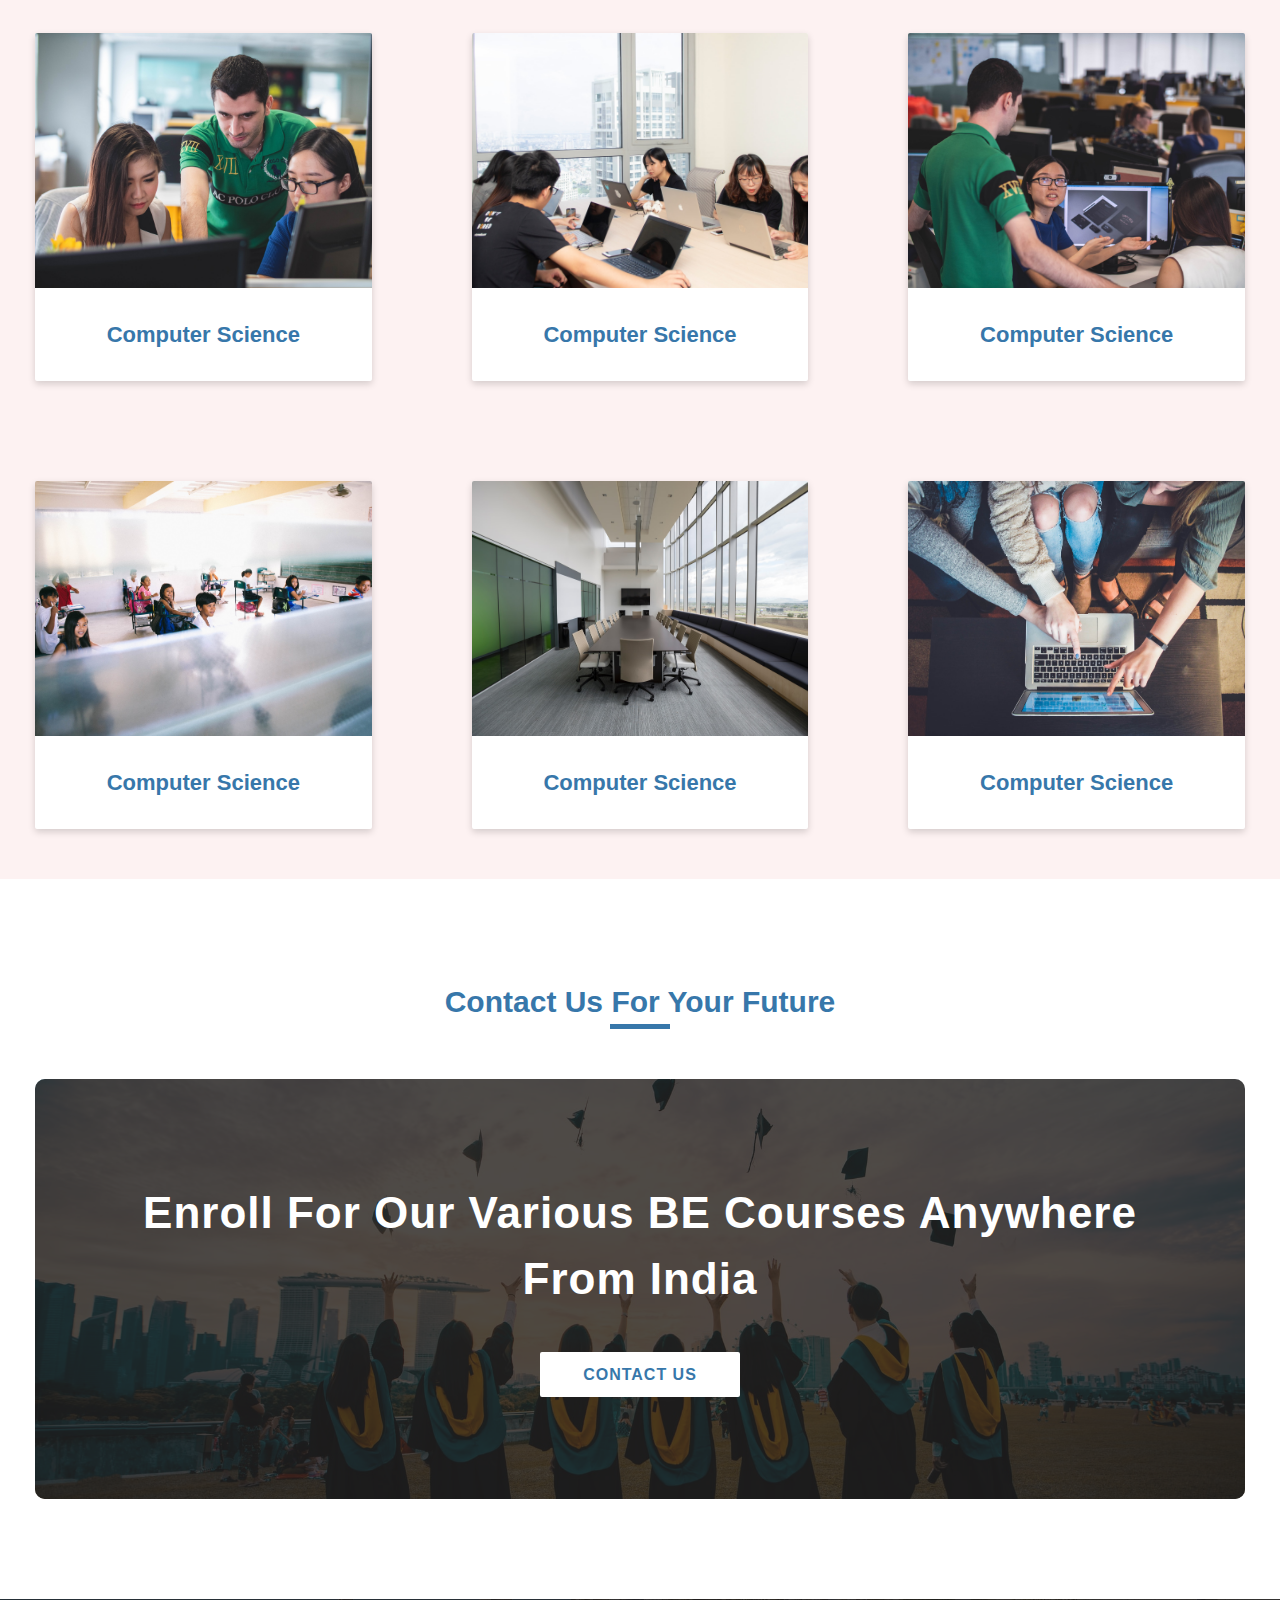
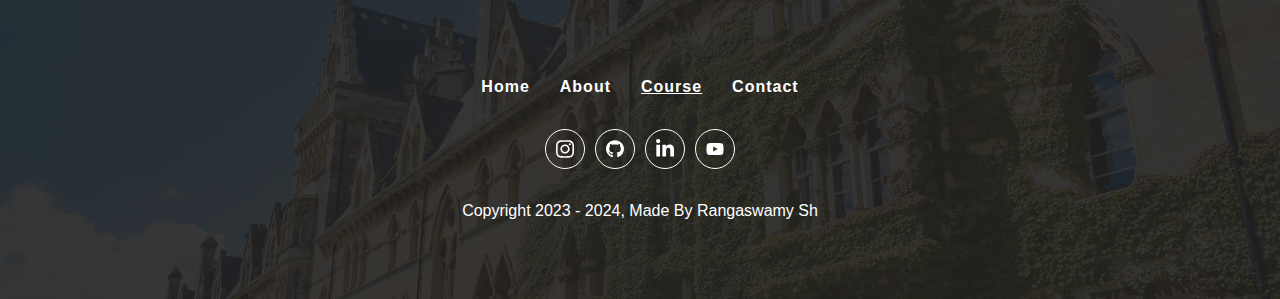
<file: courses.html>
<!DOCTYPE html>
<html lang="en">
<head>
    <meta charset="UTF-8">
    <meta name="viewport" content="width=device-width, initial-scale=1.0">
    <title>PES institute of technology and management</title>
    <link rel="shortcut icon" href="/icons/university.svg" type="image/x-icon">
    <link rel="stylesheet" href="style.css">
    <link rel="stylesheet" href="./css/common.css">
    <link rel="stylesheet" href="/css/navbar.css">
    <link rel="stylesheet" href="/css/sidebar.css">
    <link rel="stylesheet" href="/css/footer.css">
</head>
<body>
    <!-- navbar start-->
<nav class="nav-container sticky-na">
 <div class="nav-center wrapper">
    <div class="logo-section">
    <a href="./">
     <img src="/icons/university.svg" alt="university logo">
    </a>
    </div>
    <div class="hamburger">
     <img src="/icons/bars.svg" alt="hamburger">
    </div>
    <div class="nav-links-main">
        <ul class="nav-links">
            <li><a href="./"class="nav-link">home</a></li>
            <li><a href="./about.html"class="nav-link ">about</a></li>
            <li><a href="./courses.html"class="nav-link active">course</a></li>
            <li><a href="./contact.html"class="nav-link">contact</a></li>
        </ul>
    </div>
    <div class="nav-social-links-main">
        <ul class="nav-social-links">
            <li class="nav-social-link">
                <a href="#">
                <img src="/icons/linkedin.svg" alt="linkedin">
                </a>
            </li>
            <li class="nav-social-link">
                <a href="#">
                <img src="/icons/github.svg" alt="linkedin">
                </a>
            </li>
            <li class="nav-social-link">
                <a href="#">
                <img src="/icons/instagram.svg" alt="linkedin">
                </a>
            </li>
            <li class="nav-social-link">
                <a href="#">
                <img src="/icons/youtube.svg" alt="linkedin">
                </a>
            </li>
        </ul>
    </div>
 </div>
</nav>
<!-- navbar end -->
<!-- sidebar-section start -->
<aside class="sidebar-container">
    <div  iv class="sidebar-center wrapper">
        <div class="side-header ">
           <div class="logo-section">
            <a href="./">
                <img src="/icons/university.svg" alt="sidebar logo">
            </a>
           </div>
           <div class="close-button">
               <img src="/icons/close.svg" alt="close btn">
           </div>
        </div>
    <div class="sidebar-content paddingTopMobile-fifty paddingTopDesktop-fifty">
        <div class="sidebar-links-main">
            <ul class="sidebar-links">
               <li><a href="./" class="sidebar-link">home</a></li>
               <li><a href="./about.html" class="sidebar-link">about</a></li>
               <li><a href="./courses.html" class="sidebar-link active">course</a></li>
               <li><a href="./contact.html" class="sidebar-link">contact</a></li>
            </ul>
        </div>
    </div>
    </div>
</aside>
<!-- sidebar-section end -->
<!-- banner start-->
<div class="page-hero-container">
    <div class="page-hero">
        <div class="hero-img-component">
            <div class="img-container">
                <img src="/assets/contact-banner.jpeg" alt="university-banner"/>
            </div>
        </div>
        <div class="hero-box paddingTopMobile-thirty  paddingTopDesktop-thirty  paddingBottomDesktop-fifty paddingBottomMobile-fifty ">
            <div class="hero-content text-container wrapper">
                <h1 class="heading">Pes Institute of Technology</h1>
                <p class="small-heading">CONTACT US FOR MORE INFORMATION</p>
            </div>
        </div>
    </div>
</div>
<!-- banner end -->

<!-- featured courses start -->
<div class="featured-courses-container light-pink-background">
    <div class="featured-courses-center wrapper">
        <div class="section-tittle paddingTopDesktop-hundred paddingTopMobile-fifty
                                    paddingBottomMobile-fifty">
           <h3 class="tittle">academic courses</h3>
           <div class="underline"></div>
        </div>
        <section class="featured-courses paddingTopDesktop-fifty
         paddingBottomDesktop-fifty paddingBottomMobile-fifty
         three-column-layout">
        <!-- single course start -->
        <article class="single-course">
            <div class="img-container">
                <img src="/assets/course-1.jpeg" alt="course-1">
            </div>
         <div class="course-tittle">
            <p>computer science</p>
         </div>
        </article>
        <article class="single-course">
            <div class="img-container">
                <img src="/assets/course-2.jpeg" alt="course-1">
            </div>
         <div class="course-tittle">
            <p>computer science</p>
         </div>
        </article>
        <article class="single-course">
            <div class="img-container">
                <img src="/assets/course-3.jpeg" alt="course-1">
            </div>
         <div class="course-tittle">
            <p>computer science</p>
         </div>
        </article>
        <article class="single-course">
            <div class="img-container">
                <img src="/assets/course-4.jpeg" alt="course-1">
            </div>
         <div class="course-tittle">
            <p>computer science</p>
         </div>
        </article>
        <article class="single-course">
            <div class="img-container">
                <img src="/assets/course-5.jpeg" alt="course-1">
            </div>
         <div class="course-tittle">
            <p>computer science</p>
         </div>
        </article>
        <article class="single-course">
            <div class="img-container">
                <img src="/assets/course-6.jpeg" alt="course-1">
            </div>
         <div class="course-tittle">
            <p>computer science</p>
         </div>
        </article>
        <article class="single-course">
            <div class="img-container">
                <img src="/assets/course-7.jpeg" alt="course-1">
            </div>
         <div class="course-tittle">
            <p>computer science</p>
         </div>
        </article>
        <article class="single-course">
            <div class="img-container">
                <img src="/assets/course-8.jpeg" alt="course-1">
            </div>
         <div class="course-tittle">
            <p>computer science</p>
         </div>
        </article>
        <article class="single-course">
            <div class="img-container">
                <img src="/assets/course-9.jpeg" alt="course-1">
            </div>
         <div class="course-tittle">
            <p>computer science</p>
         </div>
        </article>
        <article class="single-course">
            <div class="img-container">
                <img src="/assets/course-10.jpeg" alt="course-1">
            </div>
         <div class="course-tittle">
            <p>computer science</p>
         </div>
        </article>
        <article class="single-course">
            <div class="img-container">
                <img src="/assets/course-11.jpeg" alt="course-1">
            </div>
         <div class="course-tittle">
            <p>computer science</p>
         </div>
        </article>
        <article class="single-course">
            <div class="img-container">
                <img src="/assets/course-12.jpeg" alt="course-1">
            </div>
         <div class="course-tittle">
            <p>computer science</p>
         </div>
        </article>

        <!-- single course end -->
        </section>
    </div>
</div>
<!-- featured courses end -->

<!-- contact promation section start -->
<div class="contact-promotion-container light-pink-baground">
    <div class="contact-promotion-center wrapper">
        <div class="section-tittle paddingTopDesktop-hundred paddingTopMobile-fifty">
            <h3 class="tittle">contact us for your future</h3>
            <div class="underline"></div>
        </div>
        <section class="contact-promotion paddingTopDesktop-fifty paddingTopMobile-fifty
                        paddingBottomDesktop-hundred paddingBottomMobile-fifty">
            <div class="contact-promo-img">
                <img src="/assets/contact-promotion.jpeg" alt="">
                <div class="contact-info-container text-center text-container">
                  <h2 class="contact-heading">enroll for our various BE courses anywhere from india</h2>
                  <a href="./contact.html" class="button-primary-light"> contact us</a>
                </div>
            </div>
        </section>
    </div>
</div>
<!-- contact promation section end -->
<!-- footer start -->
<footer class="footer-container">
    <div class="footer-center wrapper">
        <div class="footer-links-main">
            <ul class="footer-links">
              <li><a href="./" class="footer-link">home</a></li>
              <li><a href="./about.html" class="footer-link">about</a></li>
              <li><a href="./courses.html" class="footer-link active">course</a></li>
              <li><a href="./contact.html" class="footer-link">contact</a></li>
            </ul>
        </div>
        <div class="social-links-main">
            <ul class="social-links">
                <li class="social-link"><img src="/icons/instagram.svg" alt=""></li>
                <li class="social-link"><img src="/icons/github.svg" alt=""></li>
                <li class="social-link"><img src="/icons/linkedin.svg" alt=""></li>
                <li class="social-link"><img src="/icons/youtube.svg" alt=""></li>
            </ul>
        </div>
        <div class="footer-copy-right">
            <p>copyright 2023 - <span class="copyright-date">2024</span>, made by rangaswamy sh</p>
        </div>
    </div>
</footer>
<!-- footer end -->
<script src="./js/app.js"></script>
</body>
</html>
</file>
<file: style.css>
/* global variables */
:root{
    --clr-primary: #3777AA;
    --clr-primary-light: #2284D3;
    --clr-white: #FFFFFF;
    --clr-whita-light:#F0F0F0;
    --clr-shadow:#00000029;
    --clr-black:#333333;
    --clr-black-30:#2220204d;
    --clr-black-80:#222020cc;
    --clr-black-90:#212020e6;
    --clr-pink-light:#fdf2f2;
    --clr-blue-light:#f2fdfb;
    /* box shadow */
    --box-shadow-light: 0px 3px 7px var(--clr-shadow);
    --box-shadow-dark: 0px 3px 7px var(--clr-black-30);
    --font-family: Arial, Helvetica, sans-serif;
    --transition: all 0.3s linear;
    --border-radius: 2px;
}
/* global styles */
*,::after,::before{
    margin: 0;
    padding: 0;
    box-sizing: border-box;
}
*:focus{
    outline-width: 2px;
    outline-offset: 1px;
    outline-color: var(--clr-primary);
}
 body{
    color: var(--clr-black);
    background-color: var(--clr-white);
    font-family: var(--font-family);
    line-height: 1.5;
 }
 ul{
    list-style-type: none;
 }
 a{
    text-decoration: none;
 }
 img{
   display: block;
 }
 /* global classes*/
.text-container{
    max-width: 1000px;
    margin: 0 auto;
}
.text-center{
    text-align: center !important;
}
.text-left{
    text-align: left;
}
.text-right{
    text-align: right;
}
.display-block{
    display: block;
}
@media screen and (max-width:991px) {
    .full-width-mobile{
        width: 100%;
    }
}
@media screen and (min-width:992px) {
    .full-width-desktop{
        width: 100%;
    }
}
.light-pink-background{
    background-color: var(--clr-pink-light);
}
.light-blue-background{
    background-color: var(--clr-blue-light);
}

 .wrapper{
    margin-left: auto;
    margin-right: auto;
    max-width: 1250px;
    padding: 0 20px 0 20px;
 }
.section-tittle .tittle{
    font-size: 30px;
    font-weight: bold;
    text-transform: capitalize;
    color: var(--clr-primary);
    text-align: center;
}
.section-tittle .underline{
    width: 60px;
    height: 5px;
    background-color: var(--clr-primary);
    margin: 0 auto 0 auto;
}
.button-primary-dark, .button-primary-light{
font-weight: bold;
text-transform: uppercase;
border: none;
cursor: pointer;
height: 45px;
transition: var(--transition);
font-size: 16px;
letter-spacing: 1px;
padding-left: 20px;
padding-right: 20px;
min-width: 200px;
justify-content: center;
align-items: center;
display:inline-flex;
border-radius: var(--border-radius);
}
.button-primary-dark{
    background-color: var(--clr-primary);
    color: var(--clr-white);
}
.button-primary-light{
    background-color: var(--clr-white);
    color: var(--clr-primary);
}
.buttun-primary-dark:hover{
    background-color: var(--clr-primary-light);
}
.buttun-primary-light:hover{
    background-color: var(--clr-whita-light);
}
.primary-input , .primary-textarea{
height: 45px;
font-size: 16px;
line-height: 25px;
padding-left: 15px;
padding-right: 15px;
border-radius: var(--border-radius);
border: 1px solid var(--clr-shadow);
letter-spacing: 1px;
font-family: var(--font-family);
}
@media screen and (min-width:992px) {
    .buttun-primary-dark, .buttun-primary-light{
        height: 50px;
        min-width: 220px;
    }
    .primary-input{
        height: 50px;   
    }
}
.primary-input ,.primary-textarea::placeholder{
    text-transform: capitalize;
}
.primary-textarea{
height:unset;
padding-top: 15px;
padding-bottom: 15px;
resize: vertical;
}


/* single-column-layout start  for mobile devices*/
.three-column-layout{
display: grid;
grid-template-columns: 1fr;
gap: 100px;
}
/* two column layout card for all tabs  */
@media screen and (min-width:769px) {
    .three-column-layout{
        display: grid;
        grid-template-columns: repeat(2,1fr);
    }
}
/* three column layout card for descktop  */
@media screen and (min-width:992px) {
    .three-column-layout{
        display: grid;
        grid-template-columns: repeat(3,1fr);
    }
}
</file>
<file: css/common.css>
/* padding classes */
@media screen and (max-width: 991px) {
    .paddingTopMobile-ten {
      padding-top: 10px !important;
    }
    .paddingTopMobile-twenty {
      padding-top: 20px !important;
    }
    .paddingTopMobile-thirty {
      padding-top: 30px !important;
    }
    .paddingTopMobile-forty {
      padding-top: 40px !important;
    }
    .paddingTopMobile-fifty{ 
      padding-top: 50px !important;
    }
    .paddingBottomMobile-ten {
      padding-bottom: 10px !important;
    }
    .paddingBottomMobile-twenty {
      padding-bottom: 20px !important;
    }
    .paddingBottomMobile-thirty {
      padding-bottom: 30px !important;
    }
    .paddingBottomMobile-forty {
      padding-bottom: 40px !important;
    }
    .paddingBottomMobile-fifty {
      padding-bottom: 50px !important;
    }
  }
  @media screen and (min-width: 992px) {
    .paddingTopDesktop-ten {
      padding-top: 10px !important;
    }
    .paddingTopDesktop-twenty {
      padding-top: 20px !important;
    }
    .paddingTopDesktop-thirty {
      padding-top: 30px !important;
    }
    .paddingTopDesktop-fourty {
      padding-top: 40px !important;
    }
    .paddingTopDesktop-fifty {
      padding-top: 50px !important;
    }
    .paddingTopDesktop-sixty {
      padding-top: 60px !important;
    }
    .paddingTopDesktop-seventy {
      padding-top: 70px !important;
    }
    .paddingTopDesktop-eighty {
      padding-top: 80px !important;
    }
    .paddingTopDesktop-ninety {
      padding-top: 90px !important;
    }
    .paddingTopDesktop-hundred {
      padding-top: 100px !important;
    }
    .paddingBottomDesktop-ten {
      padding-bottom: 10px !important;
    }
    .paddingBottomDesktop-twenty {
      padding-bottom: 20px !important;
    }
    .paddingBottomDesktop-thirty {
      padding-bottom: 30px !important;
    }
    .paddingBottomDesktop-fourty {
      padding-bottom: 40px !important;
    }
    .paddingBottomDesktop-fifty {
      padding-bottom: 50px !important;
    }
    .paddingBottomDesktop-sixty {
      padding-bottom: 60px !important;
    }
    .paddingBottomDesktop-seventy {
      padding-bottom: 70px !important;
    }
    .paddingBottomDesktop-eighty {
      padding-bottom: 80px !important;
    }
    .paddingBottomDesktop-ninety {
      padding-bottom: 90px !important;
    }
    .paddingBottomDesktop-hundred {
      padding-bottom: 100px !important;
    }
  }

  /* commen styles for all banners */
.page-hero-container{
    width: 100%;
}
.page-hero-container .hero-img-component{
    aspect-ratio:375/220;
    overflow: hidden;
}
.hero-img-component .img-container ,
.hero-img-component img{
    width: 100%;
    height: 100%;
    object-fit: cover;
}
.page-hero-container .hero-box{
    width: 100%;
    background-color: var(--clr-primary);
    min-height: 250px;
    display: flex;
    justify-content: center;
    align-items: center;
}
.page-hero-container .hero-content{
    display: flex;
    align-items: center;
    justify-content: center;
    text-align: center;
    flex-direction: column;
    row-gap: 30px;
}
.page-hero-container .heading{
    color: var(--clr-white);
    font-size: 34px;
    letter-spacing: 1px;
}
.page-hero-container .desc{
    color: var(--clr-white);
    font-size: 16px;
    letter-spacing: 1px;
    font-weight: bold;
    text-transform: capitalize;
}
.page-hero-container .small-heading{
    color: var(--clr-white);
    font-size: 18px;
    letter-spacing: 1px;
    font-weight: bold;
    text-transform: uppercase;
}
/* banner content for desktop */
@media screen and (min-width:992px) {
    .page-hero-container{
        position: relative;
    }
    .page-hero-container .hero-img-component{
        aspect-ratio: 1920/700;
        position: relative;
    }
    /* home page banner bigger then other pages like about , contact .... */
    .page-hero-container.home-page .hero-img-component{ 
      aspect-ratio: 1920/1080;
    }
    /* ............ */
    .page-hero-container .hero-img-component::before{
     content: "";     
     position:absolute;
     width: 100%;
     height: 100%;
     top: 0;
     left: 0;
     background: var(--clr-black-80);   
    }
    .page-hero-container .hero-box{
        position: absolute;
        top: 50%;
        left: 50%;
        transform: translate(-50%,-50%);
        background: transparent;
    }
    .page-hero-container .small-heading{
        font-size: 34px;
    }
    .page-hero-container .heading{
      font-size: 64px;
    }
    .page-hero-container .home-button{
        animation: bounceAnimation 3s linear infinite alternate;
    }
}
@keyframes bounceAnimation {
   0%{
    transform: scale(0.6);
   } 
   100%{
    transform: scale(1.1);
   }
}
/* banner end */

/* feature courses section start */
.single-course{
  width: 100%;
  height: 100%;
  background-color: var(--clr-white);
  box-shadow: var(--box-shadow-light);
  border-radius: var(--border-radius);
  transition: var(--transition);
}
.single-course:hover img{
  transform: translateY(-2px) scale(1.008);
  box-shadow: var(--box-shadow-dark);
  }
.single-course .img-container{
  aspect-ratio: 355/250;
  overflow: hidden    ;
}
.single-course .img-container img{
  width: 100%;
  height: 100%;
  object-fit: cover;
  transition: var(--transition);
  border-top-left-radius: var(--border-radius);
  border-top-right-radius: var(--border-radius);
}
.single-course .course-tittle p{
  font-size: 22px;
  text-transform: capitalize;
  text-align: center;
  font-weight: bold;
  color: var(--clr-primary);
  padding: 0 10px;
  margin-top: 30px;
}
@media screen and (min-width:992px) {
  .single-course .img-container{
  aspect-ratio: 396/300;
}
.single-course img:hover{
  transform: scale(1.05) rotateZ(2deg);
}
}

.course-tittle{
  padding-bottom: 30px;
}
/* cource section end */

/* contact promotion styles */
.contact-promotion{
  width: 100%;
}
.contact-promotion .contact-promo-img{
  position: relative;
  aspect-ratio: 355/400;
  overflow: hidden;
  border-radius: 10px;
}
.contact-promotion .contact-promo-img::before{
  position: absolute;
  width: 100%;
  height: 100%;
  content: "";
  top: 0;
  left: 0;
  background: var(--clr-black-80);
}
.contact-promotion .contact-promo-img img{
  width: 100%;
  height: 100%;
  object-fit: cover;
}
.contact-promotion .contact-info-container{
position: absolute;
width: 100%;
height: 100%;
top: 50%;
left: 50%;
transform: translate(-50%,-50%);
display: flex;
flex-direction: column;
justify-content: center;
align-items: center;
row-gap: 40px;
}
.contact-promotion .contact-info-container .contact-heading{
  font-size: 30px;
  color: var(--clr-white);
  padding: 0 30px;
  letter-spacing: 1px;
  text-transform: capitalize;
}
@media screen and (min-width:992px){
  .contact-promotion .contact-promo-img {
      aspect-ratio: 1259/437;
  }
  .contact-promotion .contact-info-container .contact-heading{
      font-size: 44px;
      padding: 0;
  }
}
/* contact-promotin page end */
</file>
<file: css/navbar.css>
/* navbar-start */
.nav-container{
    background: var(--clr-black-90);
    width: 100%;
    min-height: 50px;
    display: flex;
    justify-content: center;
    align-items: center;
    top: -70px;
}
.nav-container.sticky-nav {
    position: fixed;
    top: 0;
    left: 0;
    z-index: 9;
    transform: translateY(0%);
    transition: var(--transition);
}
.nav-center{
display: grid;
grid-template-columns: repeat(2,1fr);
align-items: center;
justify-content: center;
width: 100%;
}
.hamburger{
display: flex;
justify-self: flex-end;
}

@media screen and (min-width:992px) {
    .hamburger{
        display: none;
    }
    .nav-container{
        min-height: 70px;
    }
    .nav-center{
        grid-template-columns: repeat(3,1fr);
    }
    .nav-container .logo-section{
        width: 50px;
        cursor: pointer;
    }
    .nav-container 
    .nav-social-links-main{
       display: flex;
    }
    .nav-container 
    .nav-links-main{
        display: flex;
    }
    .nav-container .nav-links{
        display: flex;
        column-gap: 30px;
    }
    .nav-container .nav-link{
        color: var(--clr-white);
        font-size: 16px;
        text-transform: capitalize;
        font-weight: bold;
        letter-spacing: 1px;
        padding: 5px 10px;
        border-radius: var(--border-radius);
        transition: var(--transition);
    }
    .nav-container .nav-link.active, .nav-container .nav-link:hover{
     background: var(--clr-whita-light);
     color: var(--clr-black);
    }
    .nav-container .nav-social-links-main{
        display: flex;
        justify-content: flex-end;
    }
     .nav-social-links-main .nav-social-links{
        display: flex;
        column-gap: 10px;
        justify-content: center;
        align-items: center;
    }
    .nav-social-links-main .nav-social-link{
        width: 30px;
        height: 30px;
        border: 1px solid var(--clr-white);
        border-radius: 50%;
        display: flex;
        justify-content: center;
        align-items: center;
    }
    .nav-social-link img{
        width: 14px;
    }
    .nav-social-links-main .nav-social-link:hover{
        transition: var(--transition);
        transform: translateY(3px);
    }

}
/* for mobile devices block the dontent */
.nav-links-main{
    display: none;
}
.nav-social-links-main{
    display: none;
}
/* ----- */
@media screen and (max-width:991px) {
    .nav-container .logo-section{
        width: 30px;
    } 
    .nav-container .hamburger{
        width: 25px;
    }
}
</file>
<file: css/sidebar.css>
/* sidebar start */
.sidebar-container{
    background-color: var(--clr-black);
    width: 100%;
    height: 100vh;
    position: fixed;
    top: 0;
    left: -100%;
    z-index: 10;
    transition: var(--transition);
}
.sidebar-container.show-sidebar{
    left: 0%; 
    opacity: 1;
 }
.sidebar-container .logo-section{
    width: 30px;
}
.sidebar-container .close-button{
    width: 25px;
}
.sidebar-container .side-header{
    width: 100%;
    display: flex;
    justify-content: space-between;
    min-height: 50px;
    margin-top: 10px;
}
.sidebar-container .sidebar-content{
    width: 100%;
    height: 100%;
    display: flex;
    justify-content: center;
}
.sidebar-container .sidebar-links{
    display: flex;
    flex-direction: column;
    row-gap: 30px;
    align-items: center;
}
.sidebar-container .sidebar-links .sidebar-link{
    color: var(--clr-white);
    text-transform: capitalize;
    letter-spacing: 1px;
    padding: 5px 10px;
    border-radius: var(--border-radius);
    font-size: 16px;
    font-weight: bold;
}
.sidebar-links .sidebar-link.active,
.sidebar-container .sidebar-links .sidebar-link:hover{
    background-color: var(--clr-white);
    color: var(--clr-black);
}
/* sidebar end */
</file>
<file: css/footer.css>
/* footer */
.footer-container{
    width: 100%;
    min-height: 300px;
    background: url("/assets/footer-img.jpeg") no-repeat center/cover;
    position: relative;
    z-index: 1;
    display: flex;
    justify-content: center;
    align-items: center;
    /* background-repeat: no-repeat;
    background-size: cover;
    background-position: center; */
   }
   /* add over lay */
   .footer-container::before{
       content: "";
       width: 100%;
       height: 100%;
       position:absolute;
       top: 0;
       left: 0;
       background: var(--clr-black-90);
       z-index: -1;
   }
   .footer-container .footer-center{
    display: flex;
     flex-direction: column;
     row-gap: 30px;
   }
   .footer-links{
       display: flex;
       justify-content: center;
       column-gap: 30px;
       align-items: center;
   }
   .footer-link{
       font-size: 16px;
       color:var(--clr-white);
       font-weight: bold;
       letter-spacing: 1px;
       text-transform: capitalize;
       transition: var(--transition);
   }
   .footer-container .footer-link.active,
   .footer-container .footer-link:hover {
       text-decoration: underline;
   }
   .social-links img{
       width: 18px;
   }
   .social-links{
       display: flex;
       justify-content: center;
       align-items: center;
       column-gap: 10px;
   }
   .footer-container .social-link{
       width: 40px;
       height: 40px;
       border: 1px solid var(--clr-white);
       border-radius:50%;
       display: flex;
       justify-content: center;
       align-items: center;
       transition: var(--transition);
   }
   .footer-container .social-link:hover{
       transform: translateY(-3px);
   }
   .footer-copy-right p{
       color: var(--clr-white);
       font-size: 16px;
       line-height: 24px;
       text-transform: capitalize;
       text-align: center;
   }
</file>
<file: css/home.css>
/* our campuses start */
.each-campus{
    width: 100%;
    border: var(--border-radius);
    background: var(--clr-white);
    box-shadow: var(--clr-pink-light);
    transition: var(--transition);
    }
    .each-campus:hover{
        box-shadow: var(--box-shadow-dark);
        transform: translateY(2px) scale(1.002);
    }
    .each-campus .img-container{
        aspect-ratio: 355/250;
        position: relative;
    }
    .each-campus .img-container .share-icon{
    width: 50px;
    height: 50px;
    position: absolute;
    left: 50%;
    bottom: 0%;
    transform: translate(-50%,50%);
    border-radius: 50%;
    background-color: var(--clr-white);
    display: flex;
    justify-content: center;
    align-items: center;
    padding: 10px;
    transition: var(--transition);
    border: 7px solid var(--clr-pink-light);
    }
    .each-campus .img-container .share-icon:hover{
    border-color: var(--clr-blue-light);
    background-color: var(--clr-pink-light) ;
    }
    .each-campus .img-container img{
        width: 100%;
        height: 100%;
        object-fit: cover;
        border-top-left-radius: var(--border-radius);
        border-top-right-radius: var(--border-radius);
    }
    .each-campus .campus-info{
        margin-top: 50px;
        margin-bottom: 50px;
        padding-left: 10px;
        padding-right: 10px;
    }
    .each-campus .campus-info .campus-tittle{
        font-size: 22px;
        text-transform: capitalize;
        color: var(--clr-primary);
        letter-spacing: 1px;
    }
    .each-campus .campus-info .desc{
        font-size: 16px;
        letter-spacing: 1px;
        margin-top: 25px;
        margin-bottom: 25px;
        display: -webkit-box;
        -webkit-line-clamp: 3;
        overflow: hidden;
        -webkit-box-orient: vertical;
        color: #333333;
       /* text-align: left; */
    }
    .each-campus .campus-info .address{
    font-size: 16px;
    letter-spacing: 1px;
    text-transform: capitalize;
    color: var(--clr-primary);
    }
    @media screen and (min-width:992px) {
        .each-campus .img-container {
            aspect-ratio: 396/250;
        }
    }
    /* our campuses end */
    /* our fecility styles  start*/
.each-fecility{
    width: 100%;
    background-color: var(--clr-white);
    box-shadow: var(--box-shadow-light);
    transition: var(--transition);
    border-radius: var(--border-radius);
}
.each-fecility:hover{
    transform: translateY(5px) scale(1.002);
    box-shadow: var(--box-shadow-dark);
}
.each-fecility .img-container{
    aspect-ratio: 355/250;
    overflow: hidden;
}
.each-fecility .img-container img{
    width: 100%;
    height: 100%;
    object-fit: cover;
    border-top-left-radius: var(--border-radius);
    border-top-right-radius: var(--border-radius);
}
.each-fecility .fecility-info .fecility-tittle{
    font-size: 22px;
    color: var(--clr-primary);
    text-transform: capitalize;
    letter-spacing: 1px;
}
.each-fecility .fecility-info .fecility-des{
    font-size: 16px;
    letter-spacing: 1px;
    color: #333333;
    padding-left: 15px;
    padding-right: 15px;
    padding-top: 25px;
    display: -webkit-box;
    -webkit-line-clamp: 3;
    -webkit-box-orient: vertical;
    overflow: hidden;
}
/* our fecility styles  end*/
</file>
<file: css/single-featured.css>
/* single featured component style  start*/
.single-featured-container {
    width: 100%;
}
.single-featured-container .single-featured-img{
    width: 100%;
    aspect-ratio: 355/300;
    overflow: hidden;
    border-radius: var(--border-radius);
}
.single-featured-container .single-featured-img img{
    width: 100%;
    height: 100%;
    object-fit: cover;
    border-radius: var(--border-radius);
}
.single-featured-text-component .about-info{
    display: flex; 
    flex-direction: column;
    gap: 30px;
}
.single-featured-text-component .about-info p{
    font-size: 16px;
    letter-spacing: 1px;
}
.single-featured-text-component .contact-us-form{
    display: flex;
    flex-direction: column;
    gap: 30px;
    align-items: flex-start;
}
@media screen and (min-width:992px) {
.single-featured{
    display: flex;
    justify-content: space-between;
    align-items: center;
}   
.single-featured-container.reverse-content .single-featured{
flex-direction: row-reverse;
} 
.single-featured-img, .single-featured-text-component{
    flex: 0 0 calc(50% - 30px);
}
.single-featured-container .single-featured-img{
    aspect-ratio: 625/550;
}
}
/* single featured component style  end*/
</file>
